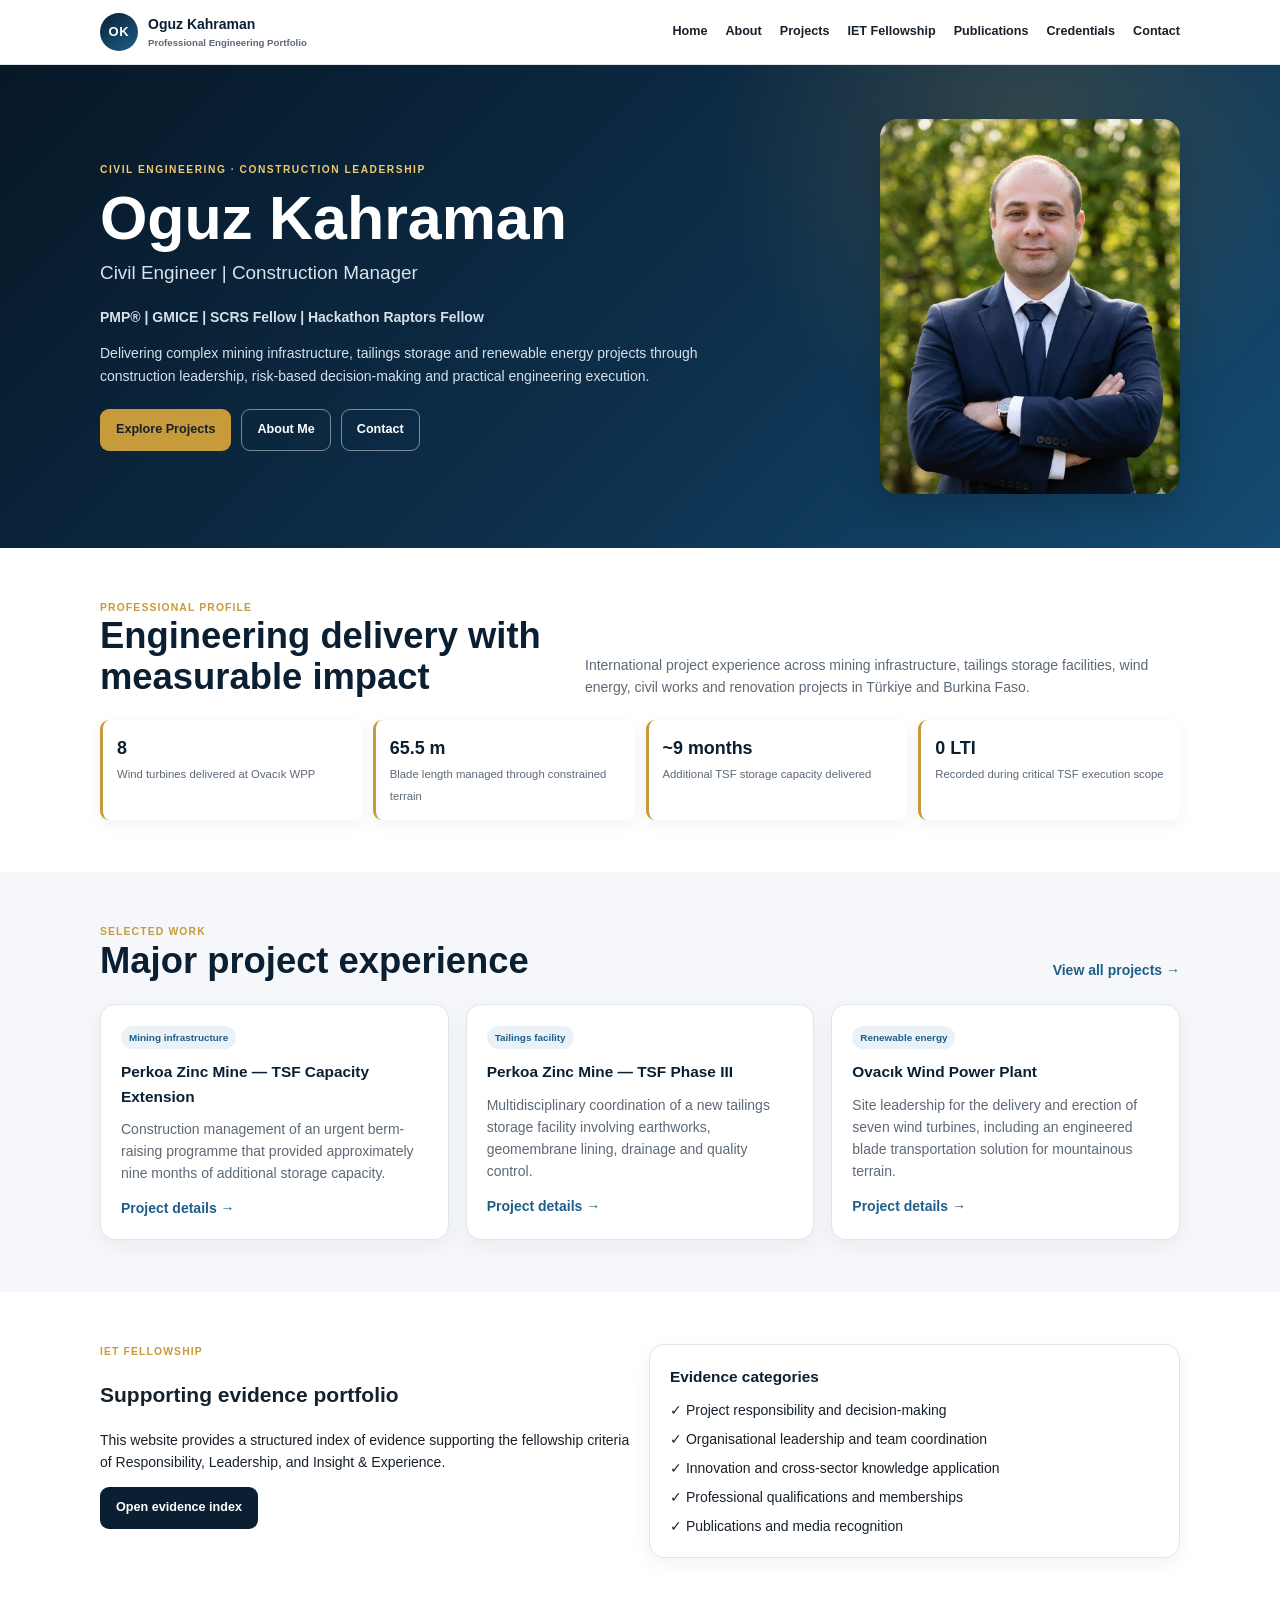
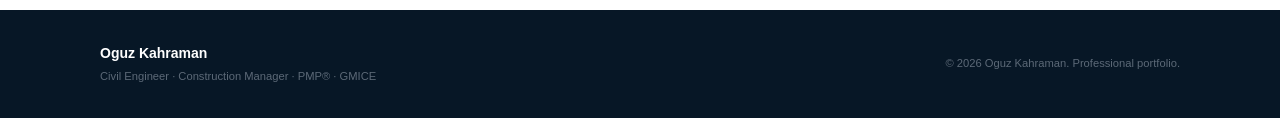
<file: index.html>
<!DOCTYPE html>
<html lang="en">
<head>
<meta charset="UTF-8">
<meta name="viewport" content="width=device-width, initial-scale=1.0">
<meta name="description" content="Oguz Kahraman professional engineering portfolio">
<title>Home | Oguz Kahraman</title>
<link rel="stylesheet" href="css/style.css">
<link rel="icon" type="image/png" href="favicon.png">
</head>
<body>

<a class="skip-link" href="#main">Skip to content</a>
<header class="site-header">
  <div class="container nav-wrap">
    <a class="brand" href="index.html">
      <span class="brand-mark">OK</span>
      <span>Oguz Kahraman<small>Professional Engineering Portfolio</small></span>
    </a>
    <button class="nav-toggle" aria-label="Open navigation">☰</button>
    <nav class="nav-links" aria-label="Main navigation">
        <a href="index.html">Home</a>
        <a href="about.html">About</a>
        <a href="projects.html">Projects</a>
        <a href="fellowship.html">IET Fellowship</a>
        <a href="publications.html">Publications</a>
        <a href="credentials.html">Credentials</a>
        <a href="contact.html">Contact</a>
    </nav>
  </div>
</header>

<main id="main">

<section class="hero">
  <div class="container hero-grid">

    <div class="hero-content">
      <div class="eyebrow">
        Civil Engineering · Construction Leadership
      </div>

      <h1>Oguz Kahraman</h1>

      <h2>Civil Engineer | Construction Manager</h2>

      <p class="hero-credentials">
        <strong>PMP® | GMICE | SCRS Fellow | Hackathon Raptors Fellow </strong>
      </p>

      <p class="hero-summary">
        Delivering complex mining infrastructure, tailings storage and
        renewable energy projects through construction leadership,
        risk-based decision-making and practical engineering execution.
      </p>

      <div class="hero-actions">
        <a class="btn btn-primary" href="projects.html">
          Explore Projects
        </a>

        <a class="btn btn-light" href="about.html">
          About Me
        </a>

        <a class="btn btn-light" href="contact.html">
          Contact
        </a>
      </div>
    </div>

    <div class="hero-portrait-wrap">
      <img
        src="images/oguz-kahraman.jpg"
        alt="Oguz Kahraman, Civil Engineer and Construction Manager"
        class="hero-portrait"
      >
    </div>

  </div>
</section>

<section class="section">
  <div class="container">
    <div class="section-head">
      <div><div class="kicker">Professional profile</div><h2>Engineering delivery with measurable impact</h2></div>
      <p>International project experience across mining infrastructure, tailings storage facilities, wind energy, civil works and renovation projects in Türkiye and Burkina Faso.</p>
    </div>
    <div class="stat-grid">
      <div class="stat"><strong>8</strong><span>Wind turbines delivered at Ovacık WPP</span></div>
      <div class="stat"><strong>65.5 m</strong><span>Blade length managed through constrained terrain</span></div>
      <div class="stat"><strong>~9 months</strong><span>Additional TSF storage capacity delivered</span></div>
      <div class="stat"><strong>0 LTI</strong><span>Recorded during critical TSF execution scope</span></div>
    </div>
  </div>
</section>

<section class="section alt">
  <div class="container">
    <div class="section-head">
      <div><div class="kicker">Selected work</div><h2>Major project experience</h2></div>
      <a class="text-link" href="projects.html">View all projects →</a>
    </div>
    <div class="grid-3">
      <article class="card">
        <span class="card-tag">Mining infrastructure</span>
        <h3>Perkoa Zinc Mine — TSF Capacity Extension</h3>
        <p>Construction management of an urgent berm-raising programme that provided approximately nine months of additional storage capacity.</p>
        <a class="text-link" href="projects.html#perkoa-raise">Project details →</a>
      </article>
      <article class="card">
        <span class="card-tag">Tailings facility</span>
        <h3>Perkoa Zinc Mine — TSF Phase III</h3>
        <p>Multidisciplinary coordination of a new tailings storage facility involving earthworks, geomembrane lining, drainage and quality control.</p>
        <a class="text-link" href="projects.html#perkoa-phase3">Project details →</a>
      </article>
      <article class="card">
        <span class="card-tag">Renewable energy</span>
        <h3>Ovacık Wind Power Plant</h3>
        <p>Site leadership for the delivery and erection of seven wind turbines, including an engineered blade transportation solution for mountainous terrain.</p>
        <a class="text-link" href="projects.html#ovacik">Project details →</a>
      </article>
    </div>
  </div>
</section>

<section class="section">
  <div class="container grid-2">
    <div>
      <div class="kicker">IET Fellowship</div>
      <h2>Supporting evidence portfolio</h2>
      <p>This website provides a structured index of evidence supporting the fellowship criteria of Responsibility, Leadership, and Insight & Experience.</p>
      <a class="btn btn-dark" href="fellowship.html">Open evidence index</a>
    </div>
    <div class="card">
      <h3>Evidence categories</h3>
      <ul class="list-clean">
        <li>✓ Project responsibility and decision-making</li>
        <li>✓ Organisational leadership and team coordination</li>
        <li>✓ Innovation and cross-sector knowledge application</li>
        <li>✓ Professional qualifications and memberships</li>
        <li>✓ Publications and media recognition</li>
      </ul>
    </div>
  </div>
</section>

</main>

<footer>
  <div class="container footer-grid">
    <div><strong>Oguz Kahraman</strong><br><span class="small">Civil Engineer · Construction Manager · PMP® · GMICE</span></div>
    <div class="small">© <span id="year"></span> Oguz Kahraman. Professional portfolio.</div>
  </div>
</footer>
<script src="js/script.js"></script>

</body>
</html>
</file>
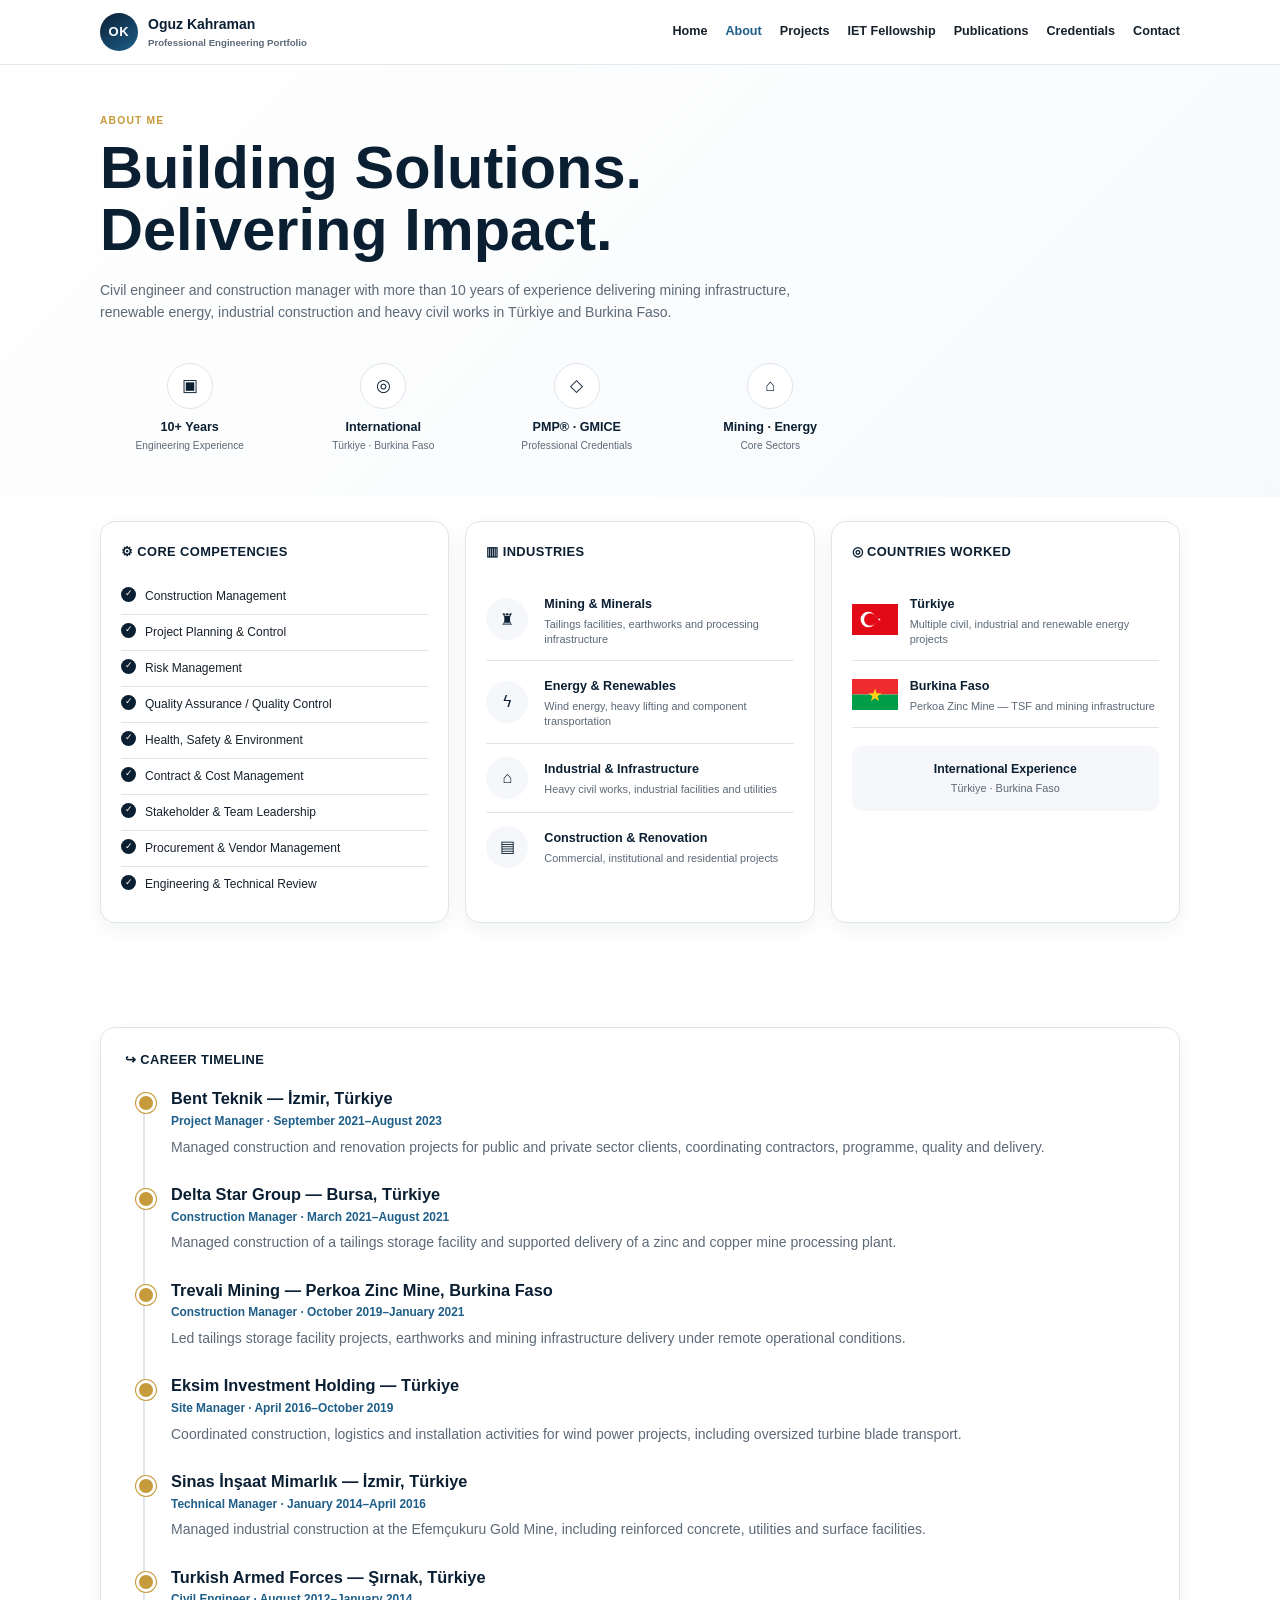
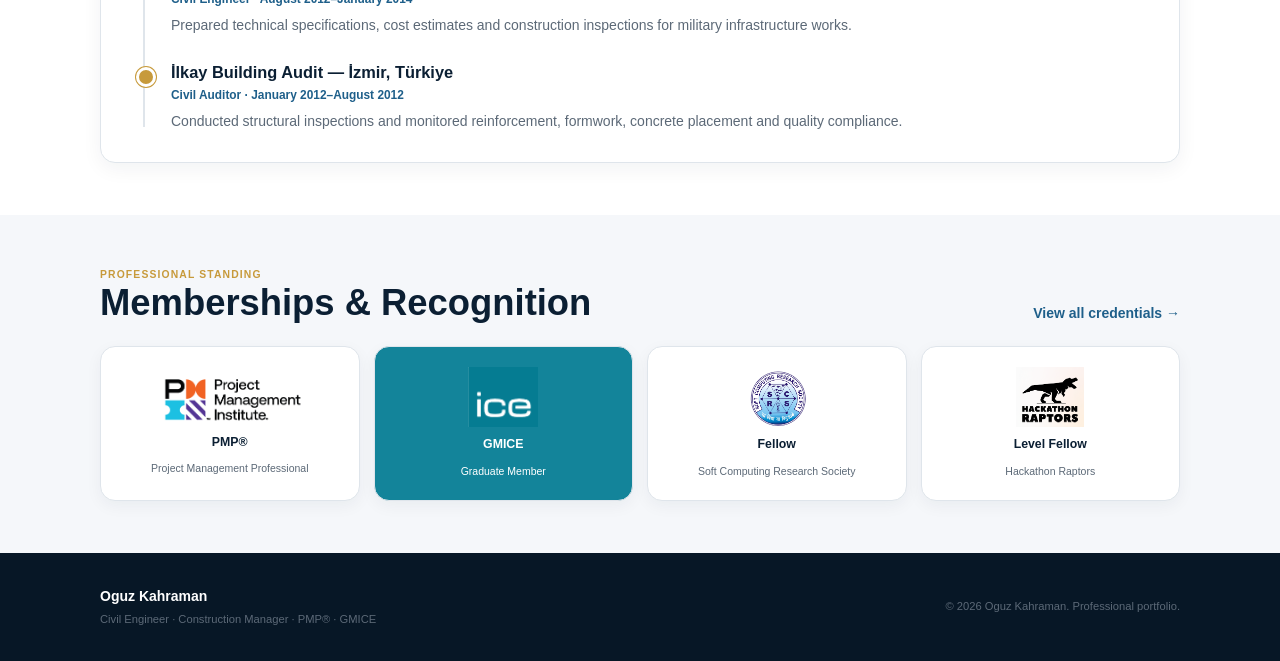
<file: about.html>
<!DOCTYPE html>
<html lang="en">
<head>
  <meta charset="UTF-8">
  <meta name="viewport" content="width=device-width, initial-scale=1.0">
  <meta name="description" content="Professional profile and career history of Oguz Kahraman">
  <title>About | Oguz Kahraman</title>
  <link rel="stylesheet" href="css/style.css">
  <link rel="icon" type="image/png" href="favicon.png">
</head>

<body>

  <a class="skip-link" href="#main">Skip to content</a>

  <header class="site-header">
    <div class="container nav-wrap">
      <a class="brand" href="index.html">
        <span class="brand-mark">OK</span>
        <span>
          Oguz Kahraman
          <small>Professional Engineering Portfolio</small>
        </span>
      </a>

      <button class="nav-toggle" aria-label="Open navigation">☰</button>

      <nav class="nav-links" aria-label="Main navigation">
        <a href="index.html">Home</a>
        <a href="about.html" class="active">About</a>
        <a href="projects.html">Projects</a>
        <a href="fellowship.html">IET Fellowship</a>
        <a href="publications.html">Publications</a>
        <a href="credentials.html">Credentials</a>
        <a href="contact.html">Contact</a>
      </nav>
    </div>
  </header>

  <main id="main">

    <section class="about-profile">
      <div class="container">
        <div class="about-profile-copy">
          <div class="kicker">About Me</div>

          <h1>Building Solutions.<br>Delivering Impact.</h1>

          <p>
            Civil engineer and construction manager with more than 10 years of
            experience delivering mining infrastructure, renewable energy,
            industrial construction and heavy civil works in Türkiye and Burkina Faso.
          </p>

          <div class="about-stat-row">

            <div class="about-stat-item">
              <span class="about-stat-icon">▣</span>
              <strong>10+ Years</strong>
              <small>Engineering Experience</small>
            </div>

            <div class="about-stat-item">
              <span class="about-stat-icon">◎</span>
              <strong>International</strong>
              <small>Türkiye · Burkina Faso</small>
            </div>

            <div class="about-stat-item">
              <span class="about-stat-icon">◇</span>
              <strong>PMP® · GMICE</strong>
              <small>Professional Credentials</small>
            </div>

            <div class="about-stat-item">
              <span class="about-stat-icon">⌂</span>
              <strong>Mining · Energy</strong>
              <small>Core Sectors</small>
            </div>

          </div>
        </div>
      </div>
    </section>

    <section class="section about-overview-section">
      <div class="container about-overview-grid">

        <article class="about-panel">
          <div class="about-panel-title">⚙ Core Competencies</div>

          <ul class="about-check-list">
            <li>Construction Management</li>
            <li>Project Planning & Control</li>
            <li>Risk Management</li>
            <li>Quality Assurance / Quality Control</li>
            <li>Health, Safety & Environment</li>
            <li>Contract & Cost Management</li>
            <li>Stakeholder & Team Leadership</li>
            <li>Procurement & Vendor Management</li>
            <li>Engineering & Technical Review</li>
          </ul>
        </article>

        <article class="about-panel">
          <div class="about-panel-title">▥ Industries</div>

          <div class="about-industry-item">
            <span class="about-round-icon">♜</span>
            <div>
              <strong>Mining & Minerals</strong>
              <p>Tailings facilities, earthworks and processing infrastructure</p>
            </div>
          </div>

          <div class="about-industry-item">
            <span class="about-round-icon">ϟ</span>
            <div>
              <strong>Energy & Renewables</strong>
              <p>Wind energy, heavy lifting and component transportation</p>
            </div>
          </div>

          <div class="about-industry-item">
            <span class="about-round-icon">⌂</span>
            <div>
              <strong>Industrial & Infrastructure</strong>
              <p>Heavy civil works, industrial facilities and utilities</p>
            </div>
          </div>

          <div class="about-industry-item">
            <span class="about-round-icon">▤</span>
            <div>
              <strong>Construction & Renovation</strong>
              <p>Commercial, institutional and residential projects</p>
            </div>
          </div>
        </article>

        <article class="about-panel">
          <div class="about-panel-title">◎ Countries Worked</div>

          <div class="about-country-item">
            <img class="about-flag" src="images/flags/turkiye.svg" alt="Flag of Türkiye">
            <div>
              <strong>Türkiye</strong>
              <p>Multiple civil, industrial and renewable energy projects</p>
            </div>
          </div>

          <div class="about-country-item">
            <img class="about-flag" src="images/flags/burkina-faso.svg" alt="Flag of Burkina Faso">
            <div>
              <strong>Burkina Faso</strong>
              <p>Perkoa Zinc Mine — TSF and mining infrastructure</p>
            </div>
          </div>

          <div class="about-country-summary">
            <strong>International Experience</strong>
            <span>Türkiye · Burkina Faso</span>
          </div>
        </article>

      </div>
    </section>

    <section class="section">
      <div class="container">

        <div class="about-career-card">
          <div class="about-panel-title">↪ Career Timeline</div>

          <div class="timeline about-timeline">

            <article class="timeline-item">
              <h3>Bent Teknik — İzmir, Türkiye</h3>
              <div class="meta">Project Manager · September 2021–August 2023</div>
              <p>
                Managed construction and renovation projects for public and private
                sector clients, coordinating contractors, programme, quality and delivery.
              </p>
            </article>

            <article class="timeline-item">
              <h3>Delta Star Group — Bursa, Türkiye</h3>
              <div class="meta">Construction Manager · March 2021–August 2021</div>
              <p>
                Managed construction of a tailings storage facility and supported
                delivery of a zinc and copper mine processing plant.
              </p>
            </article>

            <article class="timeline-item">
              <h3>Trevali Mining — Perkoa Zinc Mine, Burkina Faso</h3>
              <div class="meta">Construction Manager · October 2019–January 2021</div>
              <p>
                Led tailings storage facility projects, earthworks and mining
                infrastructure delivery under remote operational conditions.
              </p>
            </article>

            <article class="timeline-item">
              <h3>Eksim Investment Holding — Türkiye</h3>
              <div class="meta">Site Manager · April 2016–October 2019</div>
              <p>
                Coordinated construction, logistics and installation activities for
                wind power projects, including oversized turbine blade transport.
              </p>
            </article>

            <article class="timeline-item">
              <h3>Sinas İnşaat Mimarlık — İzmir, Türkiye</h3>
              <div class="meta">Technical Manager · January 2014–April 2016</div>
              <p>
                Managed industrial construction at the Efemçukuru Gold Mine,
                including reinforced concrete, utilities and surface facilities.
              </p>
            </article>

            <article class="timeline-item">
              <h3>Turkish Armed Forces — Şırnak, Türkiye</h3>
              <div class="meta">Civil Engineer · August 2012–January 2014</div>
              <p>
                Prepared technical specifications, cost estimates and construction
                inspections for military infrastructure works.
              </p>
            </article>

            <article class="timeline-item">
              <h3>İlkay Building Audit — İzmir, Türkiye</h3>
              <div class="meta">Civil Auditor · January 2012–August 2012</div>
              <p>
                Conducted structural inspections and monitored reinforcement,
                formwork, concrete placement and quality compliance.
              </p>
            </article>

          </div>
        </div>

      </div>
    </section>

    <section class="section alt">
      <div class="container">

        <div class="section-head">
          <div>
            <div class="kicker">Professional Standing</div>
            <h2>Memberships & Recognition</h2>
          </div>

          <a class="text-link" href="credentials.html">
            View all credentials →
          </a>
        </div>

        <div class="about-logo-grid">

          <div class="about-logo-item">
            <img src="images/logos/pmi.png" alt="Project Management Institute logo">
            <strong>PMP®</strong>
            <span>Project Management Professional</span>
          </div>

          <div class="about-logo-item about-logo-item-ice">
            <img src="images/logos/ice.png" alt="Institution of Civil Engineers logo">
            <strong>GMICE</strong>
            <span>Graduate Member</span>
          </div>

          <div class="about-logo-item">
            <img src="images/logos/scrs.png" alt="Soft Computing Research Society logo">
            <strong>Fellow</strong>
            <span>Soft Computing Research Society</span>
          </div>

          <div class="about-logo-item">
            <img src="images/logos/raptors.png" alt="Hackathon Raptors logo">
            <strong>Level Fellow</strong>
            <span>Hackathon Raptors</span>
          </div>

        </div>
      </div>
    </section>

  </main>

  <footer>
    <div class="container footer-grid">
      <div>
        <strong>Oguz Kahraman</strong><br>
        <span class="small">Civil Engineer · Construction Manager · PMP® · GMICE</span>
      </div>

      <div class="small">
        © <span id="year"></span> Oguz Kahraman. Professional portfolio.
      </div>
    </div>
  </footer>

  <script src="js/script.js"></script>

</body>
</html>
</file>
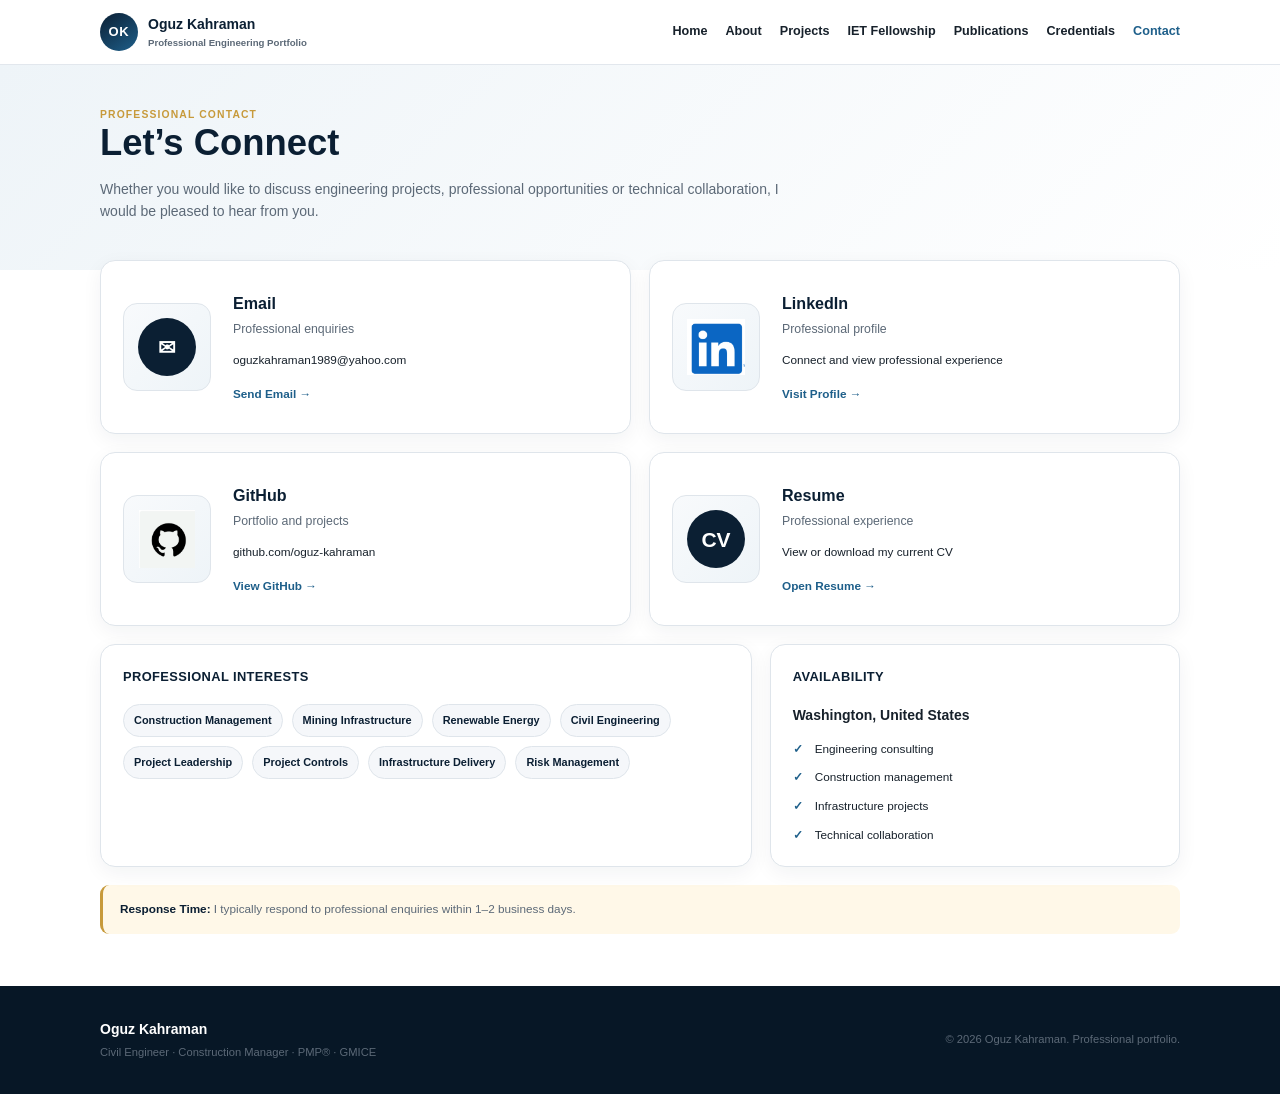
<file: contact.html>
<!DOCTYPE html>
<html lang="en">
<head>
<meta charset="UTF-8">
<meta name="viewport" content="width=device-width, initial-scale=1.0">
<meta name="description" content="Contact Oguz Kahraman regarding engineering, construction management and professional opportunities.">
<title>Contact | Oguz Kahraman</title>
<link rel="stylesheet" href="css/style.css">
<link rel="icon" type="image/png" href="favicon.png">
</head>
<body>

<a class="skip-link" href="#main">Skip to content</a>
<header class="site-header">
  <div class="container nav-wrap">
    <a class="brand" href="index.html">
      <span class="brand-mark">OK</span>
      <span>Oguz Kahraman<small>Professional Engineering Portfolio</small></span>
    </a>
    <button class="nav-toggle" aria-label="Open navigation">☰</button>
    <nav class="nav-links" aria-label="Main navigation">
      <a href="index.html">Home</a>
      <a href="about.html">About</a>
      <a href="projects.html">Projects</a>
      <a href="fellowship.html">IET Fellowship</a>
      <a href="publications.html">Publications</a>
      <a href="credentials.html">Credentials</a>
      <a class="active" href="contact.html">Contact</a>
    </nav>
  </div>
</header>

<main id="main">
  <section class="page-hero contact-page-hero">
    <div class="container">
      <div class="kicker">Professional Contact</div>
      <h1>Let’s Connect</h1>
      <p>Whether you would like to discuss engineering projects, professional opportunities or technical collaboration, I would be pleased to hear from you.</p>
    </div>
  </section>

  <section class="section contact-main-section">
    <div class="container">
      <div class="contact-link-grid">

        <a class="contact-link-card" href="mailto:oguzkahraman1989@yahoo.com">
          <div class="contact-logo-stage">
            <span class="contact-symbol">✉</span>
          </div>
          <div class="contact-link-copy">
            <h2>Email</h2>
            <p>Professional enquiries</p>
            <span class="contact-detail">oguzkahraman1989@yahoo.com</span>
            <span class="contact-action">Send Email →</span>
          </div>
        </a>

        <a class="contact-link-card" href="YOUR-LINKEDIN-URL" target="_blank" rel="noopener noreferrer">
          <div class="contact-logo-stage">
            <img src="images/logos/linkedin.png" alt="LinkedIn logo">
          </div>
          <div class="contact-link-copy">
            <h2>LinkedIn</h2>
            <p>Professional profile</p>
            <span class="contact-detail">Connect and view professional experience</span>
            <span class="contact-action">Visit Profile →</span>
          </div>
        </a>

        <a class="contact-link-card" href="https://github.com/oguz-kahraman" target="_blank" rel="noopener noreferrer">
          <div class="contact-logo-stage">
            <img src="images/logos/github.png" alt="GitHub logo">
          </div>
          <div class="contact-link-copy">
            <h2>GitHub</h2>
            <p>Portfolio and projects</p>
            <span class="contact-detail">github.com/oguz-kahraman</span>
            <span class="contact-action">View GitHub →</span>
          </div>
        </a>

        <a class="contact-link-card" href="documents/Oguz-Kahraman-Resume.pdf" target="_blank">
          <div class="contact-logo-stage">
            <span class="contact-symbol">CV</span>
          </div>
          <div class="contact-link-copy">
            <h2>Resume</h2>
            <p>Professional experience</p>
            <span class="contact-detail">View or download my current CV</span>
            <span class="contact-action">Open Resume →</span>
          </div>
        </a>

      </div>

      <div class="contact-info-grid">
        <section class="contact-panel">
          <h2 class="contact-panel-title">Professional Interests</h2>
          <div class="contact-interest-list">
            <span>Construction Management</span>
            <span>Mining Infrastructure</span>
            <span>Renewable Energy</span>
            <span>Civil Engineering</span>
            <span>Project Leadership</span>
            <span>Project Controls</span>
            <span>Infrastructure Delivery</span>
            <span>Risk Management</span>
          </div>
        </section>

        <section class="contact-panel">
          <h2 class="contact-panel-title">Availability</h2>
          <p><strong>Washington, United States</strong></p>
          <ul class="contact-availability">
            <li>Engineering consulting</li>
            <li>Construction management</li>
            <li>Infrastructure projects</li>
            <li>Technical collaboration</li>
          </ul>
        </section>
      </div>

      <div class="contact-response-note">
        <strong>Response Time:</strong> I typically respond to professional enquiries within 1–2 business days.
      </div>
    </div>
  </section>
</main>

<footer>
  <div class="container footer-grid">
    <div><strong>Oguz Kahraman</strong><br><span class="small">Civil Engineer · Construction Manager · PMP® · GMICE</span></div>
    <div class="small">© <span id="year"></span> Oguz Kahraman. Professional portfolio.</div>
  </div>
</footer>
<script src="js/script.js"></script>

</body>
</html>
</file>
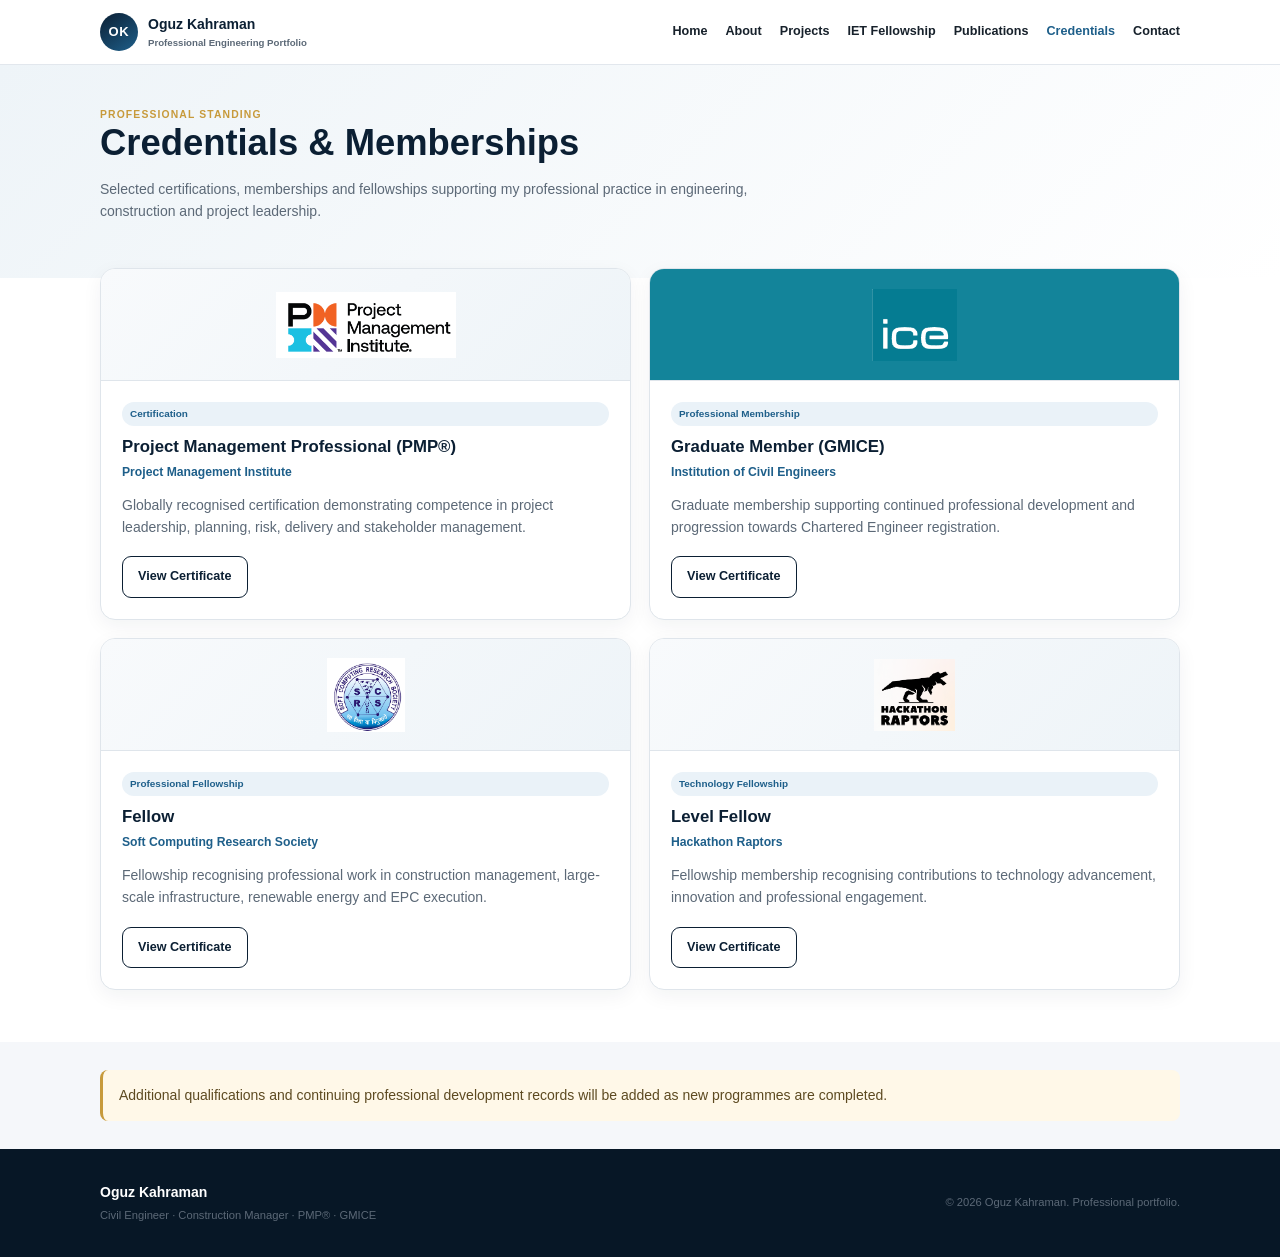
<file: credentials.html>
<!DOCTYPE html>
<html lang="en">
<head>
  <meta charset="UTF-8">
  <meta name="viewport" content="width=device-width, initial-scale=1.0">
  <meta name="description" content="Professional credentials and memberships of Oguz Kahraman">
  <title>Credentials | Oguz Kahraman</title>
  <link rel="stylesheet" href="css/style.css">
  <link rel="icon" type="image/png" href="favicon.png">
</head>

<body>

  <a class="skip-link" href="#main">Skip to content</a>

  <header class="site-header">
    <div class="container nav-wrap">
      <a class="brand" href="index.html">
        <span class="brand-mark">OK</span>
        <span>
          Oguz Kahraman
          <small>Professional Engineering Portfolio</small>
        </span>
      </a>

      <button class="nav-toggle" aria-label="Open navigation">☰</button>

      <nav class="nav-links" aria-label="Main navigation">
        <a href="index.html">Home</a>
        <a href="about.html">About</a>
        <a href="projects.html">Projects</a>
        <a href="fellowship.html">IET Fellowship</a>
        <a href="publications.html">Publications</a>
        <a href="credentials.html" class="active">Credentials</a>
        <a href="contact.html">Contact</a>
      </nav>
    </div>
  </header>

  <main id="main">

    <section class="page-hero">
      <div class="container">
        <div class="kicker">Professional Standing</div>
        <h1>Credentials & Memberships</h1>
        <p>
          Selected certifications, memberships and fellowships supporting my
          professional practice in engineering, construction and project leadership.
        </p>
      </div>
    </section>

    <section class="section">
      <div class="container credential-grid">

        <article class="credential-card">
          <div class="credential-logo-wrap">
            <img src="images/logos/pmi.png"
                 alt="Project Management Institute logo"
                 class="credential-logo">
          </div>
          <div class="credential-body">
            <span class="card-tag">Certification</span>
            <h2>Project Management Professional (PMP®)</h2>
            <p class="credential-issuer">Project Management Institute</p>
            <p class="credential-description">
              Globally recognised certification demonstrating competence in
              project leadership, planning, risk, delivery and stakeholder management.
            </p>
            <a class="btn btn-outline credential-button"
               href="documents/pmp-certificate.pdf"
               target="_blank"
               rel="noopener noreferrer">
              View Certificate
            </a>
          </div>
        </article>

        <article class="credential-card">
          <div class="credential-logo-wrap ice-panel">
            <img src="images/logos/ice.png"
                 alt="Institution of Civil Engineers logo"
                 class="credential-logo">
          </div>
          <div class="credential-body">
            <span class="card-tag">Professional Membership</span>
            <h2>Graduate Member (GMICE)</h2>
            <p class="credential-issuer">Institution of Civil Engineers</p>
            <p class="credential-description">
              Graduate membership supporting continued professional development
              and progression towards Chartered Engineer registration.
            </p>
            <a class="btn btn-outline credential-button"
               href="documents/ice-graduate-member.pdf"
               target="_blank"
               rel="noopener noreferrer">
              View Certificate
            </a>
          </div>
        </article>

        <article class="credential-card">
          <div class="credential-logo-wrap">
            <img src="images/logos/scrs.png"
                 alt="Soft Computing Research Society logo"
                 class="credential-logo square">
          </div>
          <div class="credential-body">
            <span class="card-tag">Professional Fellowship</span>
            <h2>Fellow</h2>
            <p class="credential-issuer">Soft Computing Research Society</p>
            <p class="credential-description">
              Fellowship recognising professional work in construction management,
              large-scale infrastructure, renewable energy and EPC execution.
            </p>
            <a class="btn btn-outline credential-button"
               href="documents/scrs-fellowship.pdf"
               target="_blank"
               rel="noopener noreferrer">
              View Certificate
            </a>
          </div>
        </article>

        <article class="credential-card">
          <div class="credential-logo-wrap">
            <img src="images/logos/raptors.png"
                 alt="Hackathon Raptors logo"
                 class="credential-logo">
          </div>
          <div class="credential-body">
            <span class="card-tag">Technology Fellowship</span>
            <h2>Level Fellow</h2>
            <p class="credential-issuer">Hackathon Raptors</p>
            <p class="credential-description">
              Fellowship membership recognising contributions to technology
              advancement, innovation and professional engagement.
            </p>
            <a class="btn btn-outline credential-button"
               href="documents/hackathon-raptors-fellowship.pdf"
               target="_blank"
               rel="noopener noreferrer">
              View Certificate
            </a>
          </div>
        </article>

      </div>
    </section>

    <section class="section alt credential-note-section">
      <div class="container">
        <div class="notice">
          Additional qualifications and continuing professional development
          records will be added as new programmes are completed.
        </div>
      </div>
    </section>

  </main>

  <footer>
    <div class="container footer-grid">
      <div>
        <strong>Oguz Kahraman</strong><br>
        <span class="small">Civil Engineer · Construction Manager · PMP® · GMICE</span>
      </div>
      <div class="small">
        © <span id="year"></span> Oguz Kahraman. Professional portfolio.
      </div>
    </div>
  </footer>

  <script src="js/script.js"></script>

</body>
</html>
</file>
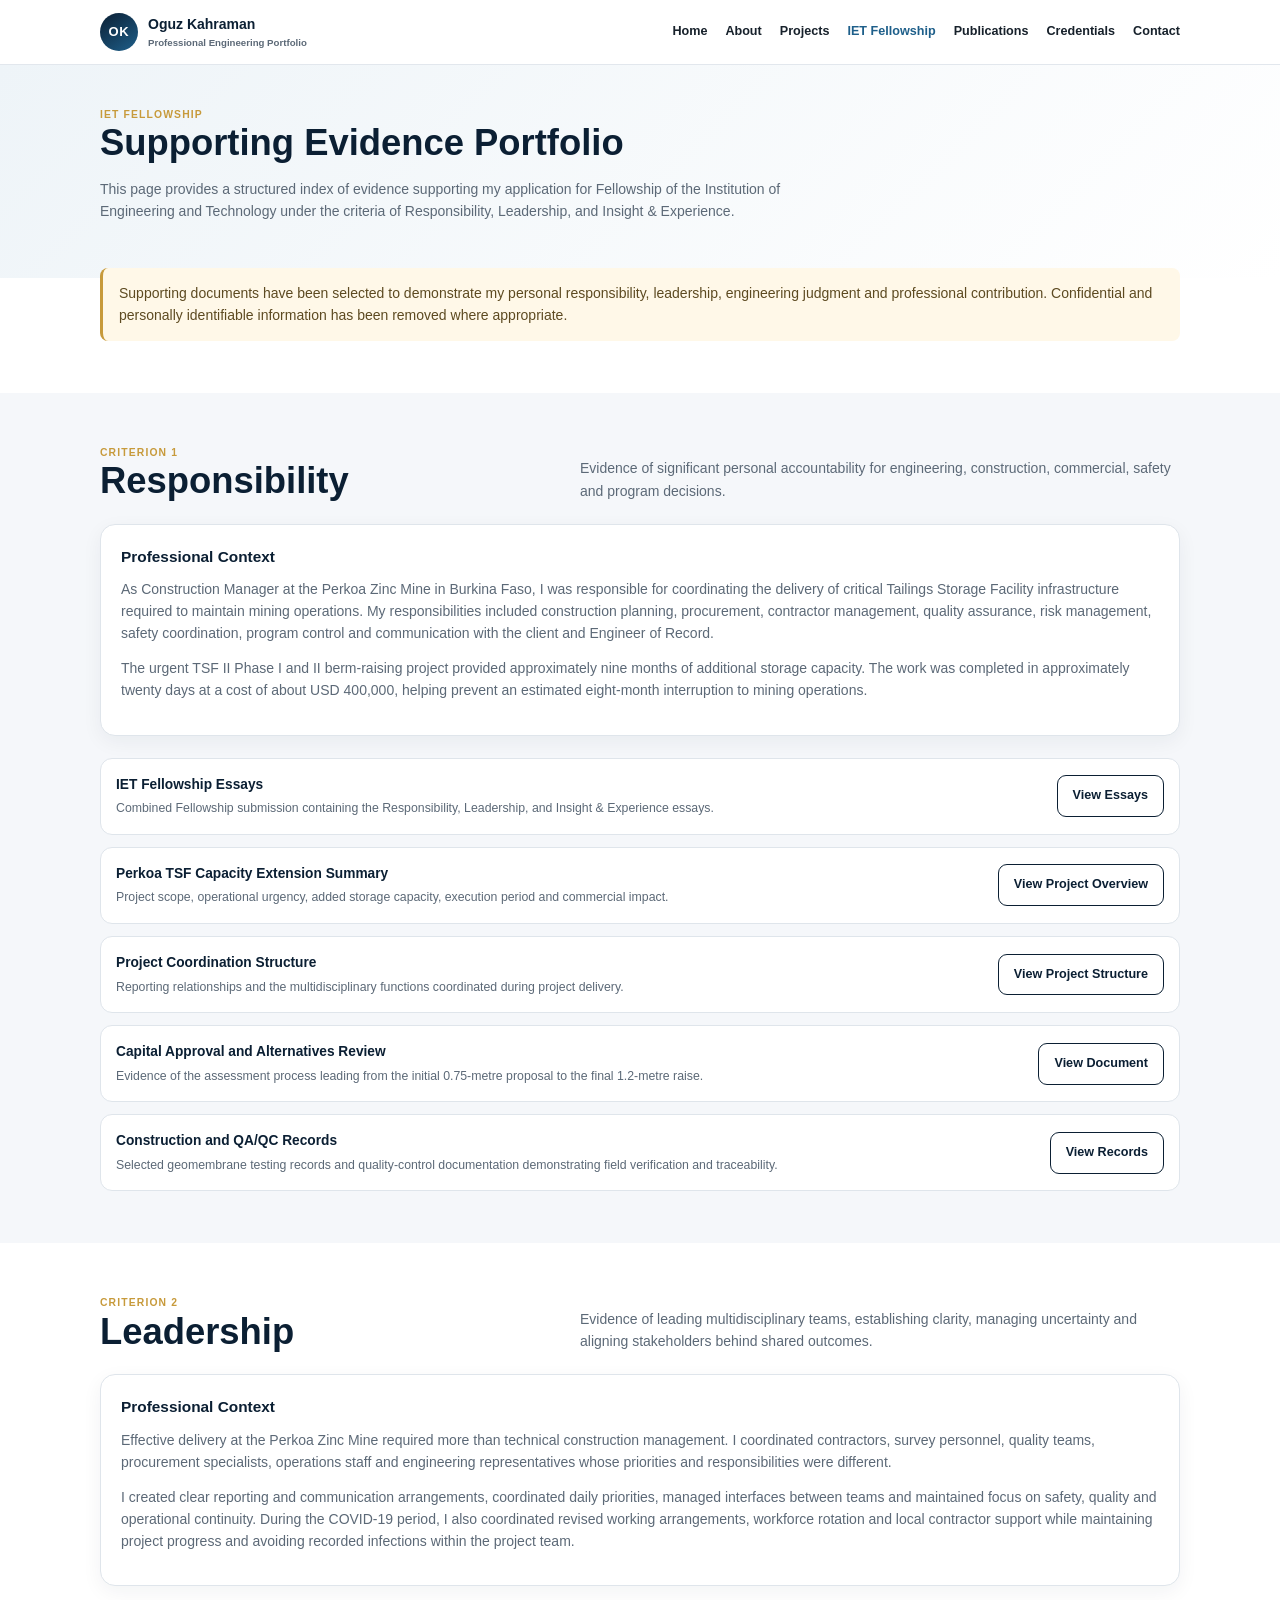
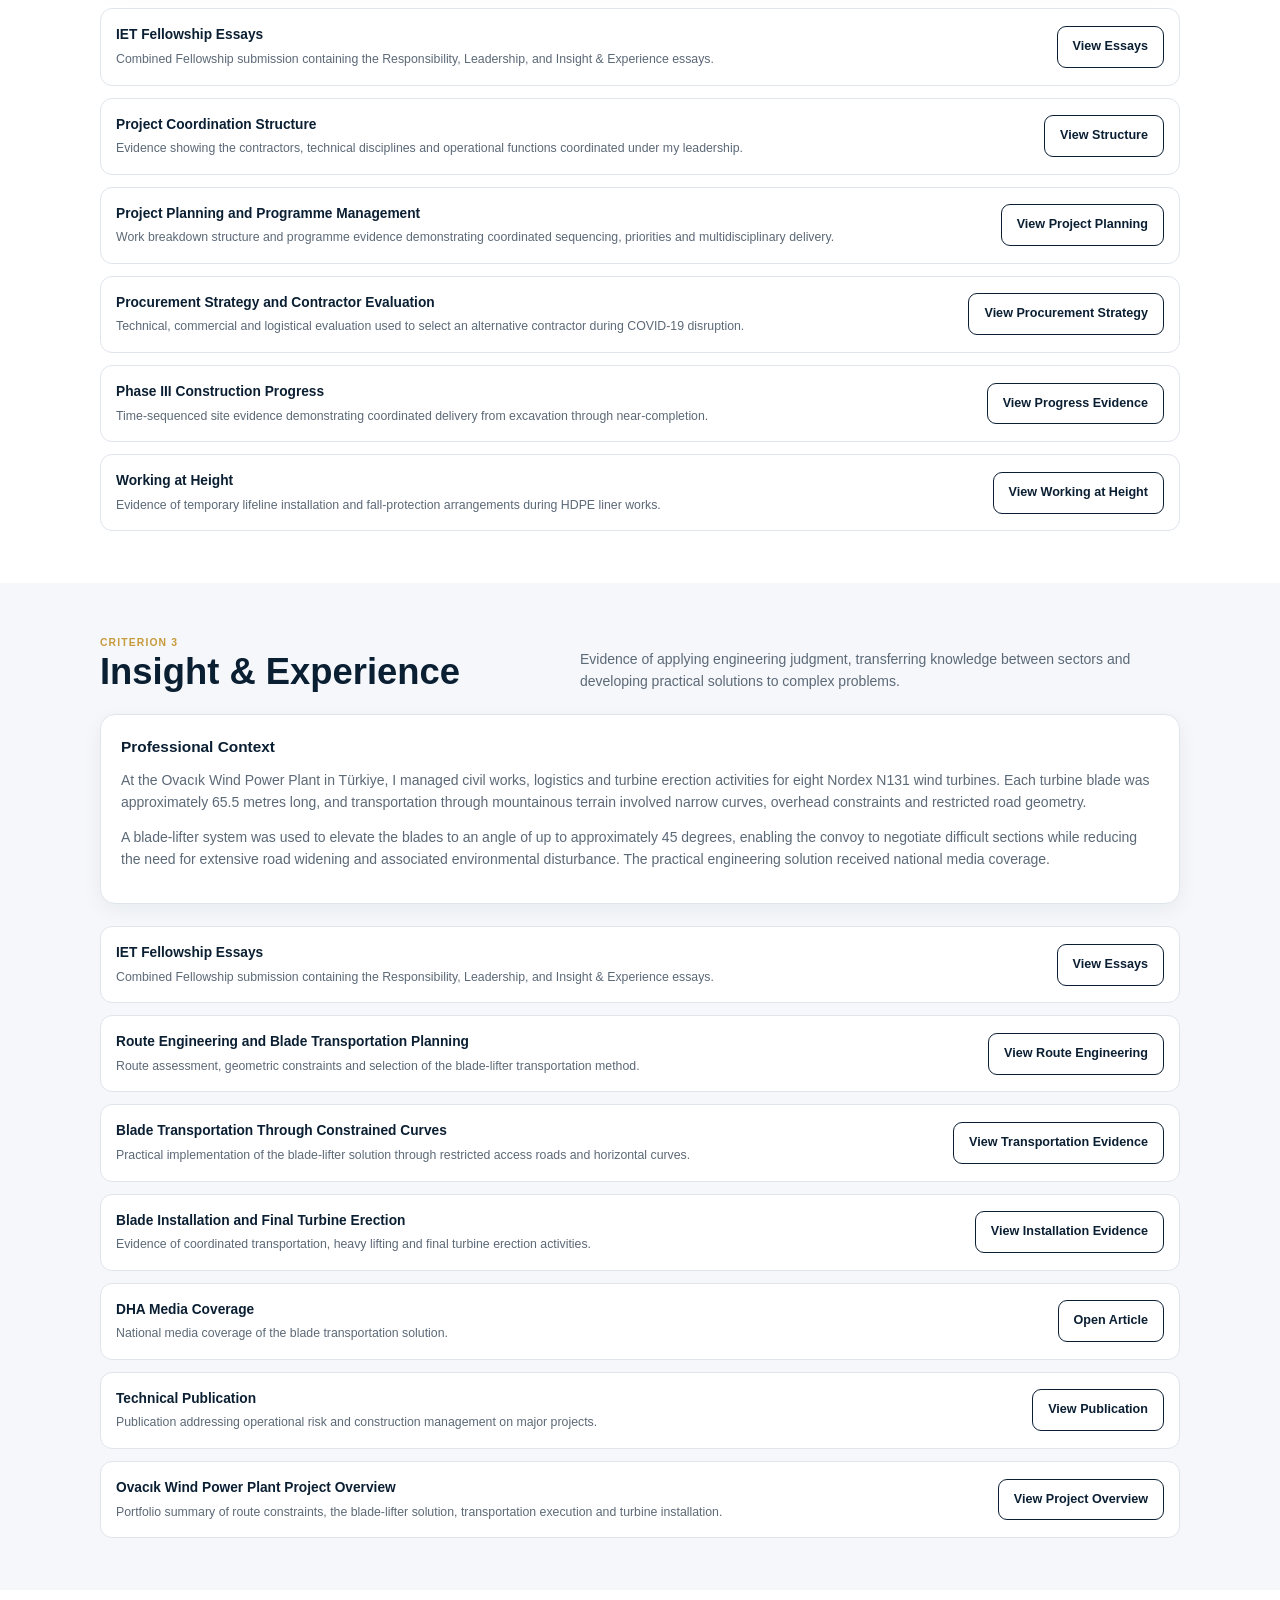
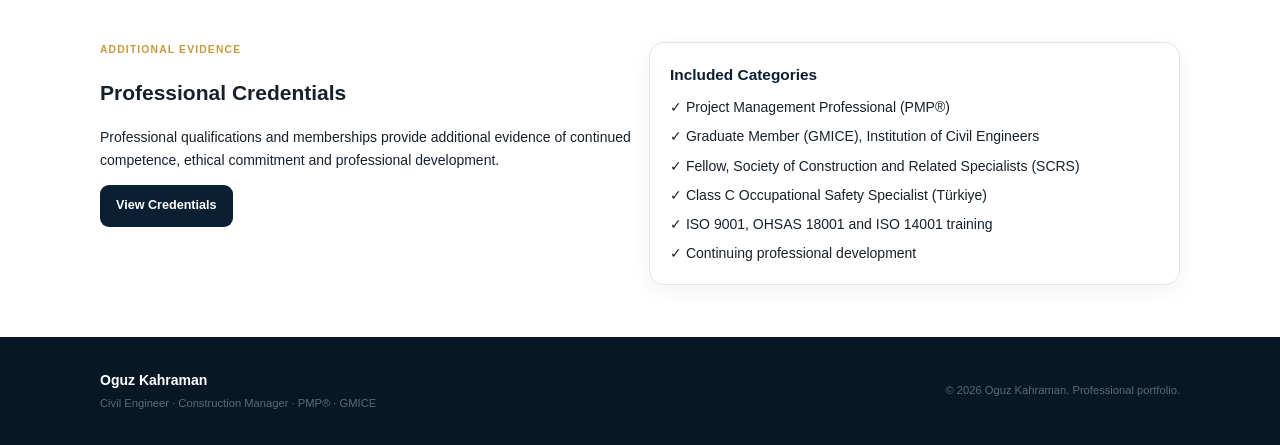
<file: fellowship.html>
<!DOCTYPE html>
<html lang="en">
<head>
<meta charset="utf-8"/>
<meta content="width=device-width, initial-scale=1.0" name="viewport"/>
<meta content="Supporting evidence for Oguz Kahraman's IET Fellowship application" name="description"/>
<title>IET Fellowship Evidence | Oguz Kahraman</title>
<link href="css/style.css" rel="stylesheet"/>
<link rel="icon" type="image/png" href="favicon.png">
</head>
<body>
<a class="skip-link" href="#main">Skip to content</a>
<header class="site-header">
<div class="container nav-wrap">
<a class="brand" href="index.html">
<span class="brand-mark">OK</span>
<span>
        Oguz Kahraman
        <small>Professional Engineering Portfolio</small>
</span>
</a>
<button aria-label="Open navigation" class="nav-toggle">☰</button>
<nav aria-label="Main navigation" class="nav-links">
<a href="index.html">Home</a>
<a href="about.html">About</a>
<a href="projects.html">Projects</a>
<a class="active" href="fellowship.html">IET Fellowship</a>
<a href="publications.html">Publications</a>
<a href="credentials.html">Credentials</a>
<a href="contact.html">Contact</a>
</nav>
</div>
</header>
<main id="main">
<section class="page-hero">
<div class="container">
<div class="kicker">IET FELLOWSHIP</div>
<h1>Supporting Evidence Portfolio</h1>
<p>
      This page provides a structured index of evidence supporting my
      application for Fellowship of the Institution of Engineering and
      Technology under the criteria of Responsibility, Leadership, and
      Insight &amp; Experience.
    </p>
</div>
</section>
<section class="section">
<div class="container">
<div class="notice">
      Supporting documents have been selected to demonstrate my personal
      responsibility, leadership, engineering judgment and professional
      contribution. Confidential and personally identifiable information
      has been removed where appropriate.
    </div>
</div>
</section>
<!-- RESPONSIBILITY -->
<section class="section alt">
<div class="container">
<div class="section-head">
<div>
<div class="kicker">CRITERION 1</div>
<h2>Responsibility</h2>
</div>
<p>
        Evidence of significant personal accountability for engineering,
        construction, commercial, safety and program decisions.
      </p>
</div>
<div class="card">
<h3>Professional Context</h3>
<p>
        As Construction Manager at the Perkoa Zinc Mine in Burkina Faso,
        I was responsible for coordinating the delivery of critical Tailings
        Storage Facility infrastructure required to maintain mining operations.
        My responsibilities included construction planning, procurement,
        contractor management, quality assurance, risk management, safety
        coordination, program control and communication with the client and
        Engineer of Record.
      </p>
<p>
        The urgent TSF II Phase I and II berm-raising project provided
        approximately nine months of additional storage capacity. The work was
        completed in approximately twenty days at a cost of about USD 400,000,
        helping prevent an estimated eight-month interruption to mining
        operations.
      </p>
</div>
<br/>
<div class="evidence-list">
<div class="evidence-item"><div><h3>IET Fellowship Essays</h3><p>Combined Fellowship submission containing the Responsibility, Leadership, and Insight &amp; Experience essays.</p></div><a class="btn btn-outline" href="documents/fellowship/IET-Fellowship-Essays.pdf" rel="noopener" target="_blank">View Essays</a></div>
<div class="evidence-item"><div><h3>Perkoa TSF Capacity Extension Summary</h3><p>Project scope, operational urgency, added storage capacity, execution period and commercial impact.</p></div><a class="btn btn-outline" href="projects.html#perkoa-raise">View Project Overview</a></div>
<div class="evidence-item"><div><h3>Project Coordination Structure</h3><p>Reporting relationships and the multidisciplinary functions coordinated during project delivery.</p></div><a class="btn btn-outline" href="documents/fellowship/Project-Coordination-Structure.png" rel="noopener" target="_blank">View Project Structure</a></div>
<div class="evidence-item"><div><h3>Capital Approval and Alternatives Review</h3><p>Evidence of the assessment process leading from the initial 0.75-metre proposal to the final 1.2-metre raise.</p></div><a class="btn btn-outline" href="documents/fellowship/Capital-Approval.pdf" rel="noopener" target="_blank">View Document</a></div>
<div class="evidence-item"><div><h3>Construction and QA/QC Records</h3><p>Selected geomembrane testing records and quality-control documentation demonstrating field verification and traceability.</p></div><a class="btn btn-outline" href="documents/fellowship/QA-QC-Records.pdf" rel="noopener" target="_blank">View Records</a></div>
</div>
</div>
</section>
<!-- LEADERSHIP -->
<section class="section">
<div class="container">
<div class="section-head">
<div>
<div class="kicker">CRITERION 2</div>
<h2>Leadership</h2>
</div>
<p>
        Evidence of leading multidisciplinary teams, establishing clarity,
        managing uncertainty and aligning stakeholders behind shared outcomes.
      </p>
</div>
<div class="card">
<h3>Professional Context</h3>
<p>
        Effective delivery at the Perkoa Zinc Mine required more than technical
        construction management. I coordinated contractors, survey personnel,
        quality teams, procurement specialists, operations staff and engineering
        representatives whose priorities and responsibilities were different.
      </p>
<p>
        I created clear reporting and communication arrangements, coordinated
        daily priorities, managed interfaces between teams and maintained focus
        on safety, quality and operational continuity. During the COVID-19
        period, I also coordinated revised working arrangements, workforce
        rotation and local contractor support while maintaining project
        progress and avoiding recorded infections within the project team.
      </p>
</div>
<br/>
<div class="evidence-list">
<div class="evidence-item"><div><h3>IET Fellowship Essays</h3><p>Combined Fellowship submission containing the Responsibility, Leadership, and Insight &amp; Experience essays.</p></div><a class="btn btn-outline" href="documents/fellowship/IET-Fellowship-Essays.pdf" rel="noopener" target="_blank">View Essays</a></div>
<div class="evidence-item"><div><h3>Project Coordination Structure</h3><p>Evidence showing the contractors, technical disciplines and operational functions coordinated under my leadership.</p></div><a class="btn btn-outline" href="documents/fellowship/Project-Coordination-Structure.png" rel="noopener" target="_blank">View Structure</a></div>
<div class="evidence-item"><div><h3>Project Planning and Programme Management</h3><p>Work breakdown structure and programme evidence demonstrating coordinated sequencing, priorities and multidisciplinary delivery.</p></div><a class="btn btn-outline" href="documents/fellowship/Project-Planning.pdf" rel="noopener" target="_blank">View Project Planning</a></div>
<div class="evidence-item"><div><h3>Procurement Strategy and Contractor Evaluation</h3><p>Technical, commercial and logistical evaluation used to select an alternative contractor during COVID-19 disruption.</p></div><a class="btn btn-outline" href="documents/fellowship/Procurement-Strategy.pdf" rel="noopener" target="_blank">View Procurement Strategy</a></div><div class="evidence-item"><div><h3>Phase III Construction Progress</h3><p>Time-sequenced site evidence demonstrating coordinated delivery from excavation through near-completion.</p></div><a class="btn btn-outline" href="documents/fellowship/Construction-Progress.pdf" rel="noopener" target="_blank">View Progress Evidence</a></div><div class="evidence-item"><div><h3>Working at Height</h3><p>Evidence of temporary lifeline installation and fall-protection arrangements during HDPE liner works.</p></div><a class="btn btn-outline" href="documents/fellowship/Working-at-Height.pdf" rel="noopener" target="_blank">View Working at Height</a></div>
</div>
</div>
</section>
<!-- INSIGHT AND EXPERIENCE -->
<section class="section alt">
<div class="container">
<div class="section-head">
<div>
<div class="kicker">CRITERION 3</div>
<h2>Insight &amp; Experience</h2>
</div>
<p>
        Evidence of applying engineering judgment, transferring knowledge
        between sectors and developing practical solutions to complex problems.
      </p>
</div>
<div class="card">
<h3>Professional Context</h3>
<p>
        At the Ovacık Wind Power Plant in Türkiye, I managed civil works,
        logistics and turbine erection activities for eight Nordex N131 wind
        turbines. Each turbine blade was approximately 65.5 metres long, and
        transportation through mountainous terrain involved narrow curves,
        overhead constraints and restricted road geometry.
      </p>
<p>
        A blade-lifter system was used to elevate the blades to an angle of up
        to approximately 45 degrees, enabling the convoy to negotiate difficult
        sections while reducing the need for extensive road widening and
        associated environmental disturbance. The practical engineering
        solution received national media coverage.
      </p>
</div>
<br/>
<div class="evidence-list">
<div class="evidence-item"><div><h3>IET Fellowship Essays</h3><p>Combined Fellowship submission containing the Responsibility, Leadership, and Insight &amp; Experience essays.</p></div><a class="btn btn-outline" href="documents/fellowship/IET-Fellowship-Essays.pdf" rel="noopener" target="_blank">View Essays</a></div>
<div class="evidence-item"><div><h3>Route Engineering and Blade Transportation Planning</h3><p>Route assessment, geometric constraints and selection of the blade-lifter transportation method.</p></div><a class="btn btn-outline" href="documents/fellowship/Route-Engineering.pdf" rel="noopener" target="_blank">View Route Engineering</a></div><div class="evidence-item"><div><h3>Blade Transportation Through Constrained Curves</h3><p>Practical implementation of the blade-lifter solution through restricted access roads and horizontal curves.</p></div><a class="btn btn-outline" href="documents/fellowship/Blade-Transportation.pdf" rel="noopener" target="_blank">View Transportation Evidence</a></div><div class="evidence-item"><div><h3>Blade Installation and Final Turbine Erection</h3><p>Evidence of coordinated transportation, heavy lifting and final turbine erection activities.</p></div><a class="btn btn-outline" href="documents/fellowship/Blade-Installation.pdf" rel="noopener" target="_blank">View Installation Evidence</a></div>
<div class="evidence-item">
<div>
<h3>DHA Media Coverage</h3>
<p>
            National media coverage of the blade transportation solution.
          </p>
</div>
<a class="btn btn-outline" href="https://www.dha.com.tr/ekonomi/ruzgar-turbinleri-kanatlarinin-daglik-arazide-tasinmasi-icin-proje-gelistirildi-2779869" rel="noopener" target="_blank">
          Open Article
        </a>
</div>
<div class="evidence-item">
<div>
<h3>Technical Publication</h3>
<p>
            Publication addressing operational risk and construction
            management on major projects.
          </p>
</div>
<a class="btn btn-outline" href="https://hunandaxuexuebao.com/details.php?id=DOI:10.5281/zenodo.20592981" rel="noopener" target="_blank">
          View Publication
        </a>
</div>
<div class="evidence-item"><div><h3>Ovacık Wind Power Plant Project Overview</h3><p>Portfolio summary of route constraints, the blade-lifter solution, transportation execution and turbine installation.</p></div><a class="btn btn-outline" href="projects.html#ovacik">View Project Overview</a></div>
</div>
</div>
</section>
<section class="section">
<div class="container grid-2">
<div>
<div class="kicker">ADDITIONAL EVIDENCE</div>
<h2>Professional Credentials</h2>
<p>
        Professional qualifications and memberships provide additional
        evidence of continued competence, ethical commitment and professional
        development.
      </p>
<a class="btn btn-dark" href="credentials.html">
        View Credentials
      </a>
</div>
<div class="card">
<h3>Included Categories</h3>
<ul class="list-clean">
<li>✓ Project Management Professional (PMP®)</li>
<li>✓ Graduate Member (GMICE), Institution of Civil Engineers</li>
<li>✓ Fellow, Society of Construction and Related Specialists (SCRS)</li>
<li>✓ Class C Occupational Safety Specialist (Türkiye)</li>
<li>✓ ISO 9001, OHSAS 18001 and ISO 14001 training</li>
<li>✓ Continuing professional development</li>
</ul>
</div>
</div>
</section>
</main>
<footer>
<div class="container footer-grid">
<div>
<strong>Oguz Kahraman</strong>
<br/>
<span class="small">
        Civil Engineer · Construction Manager · PMP® · GMICE
      </span>
</div>
<div class="small">
      © <span id="year"></span> Oguz Kahraman. Professional portfolio.
    </div>
</div>
</footer>
<script src="js/script.js"></script>
</body>
</html>
</file>
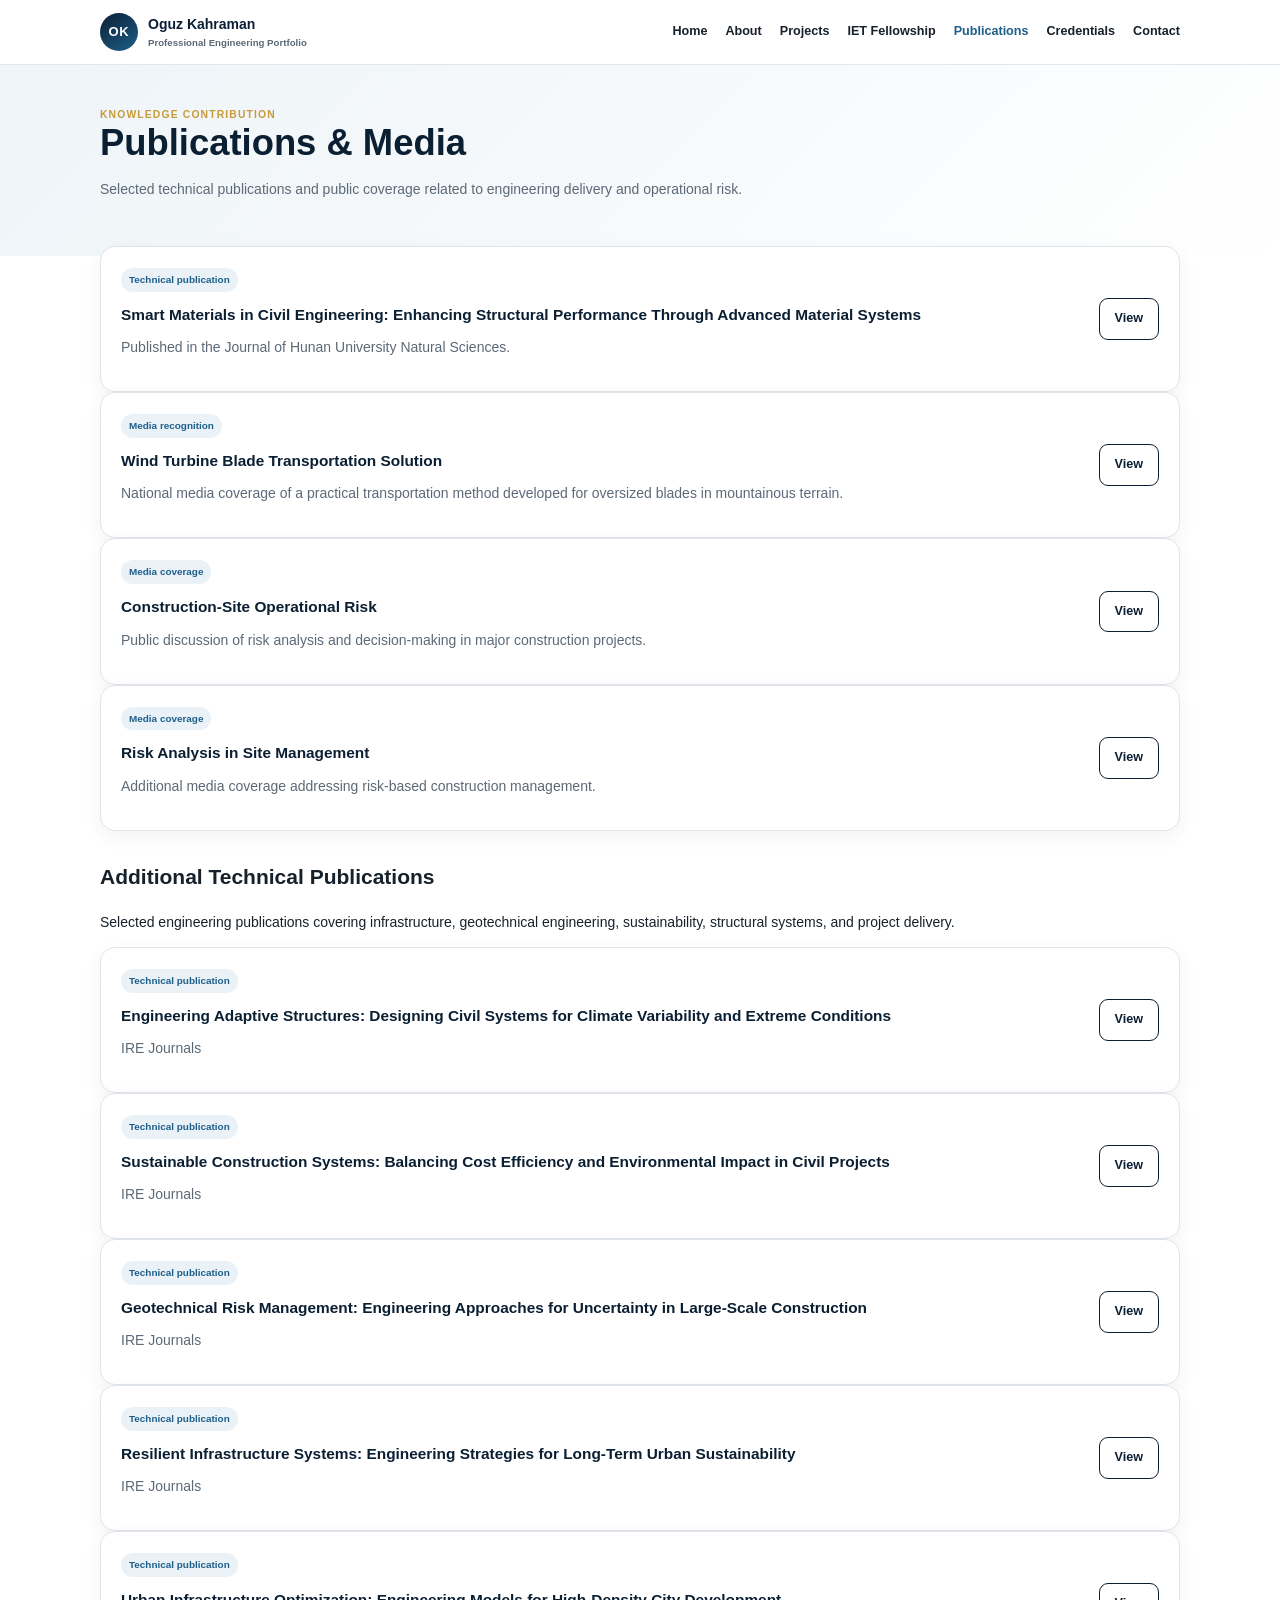
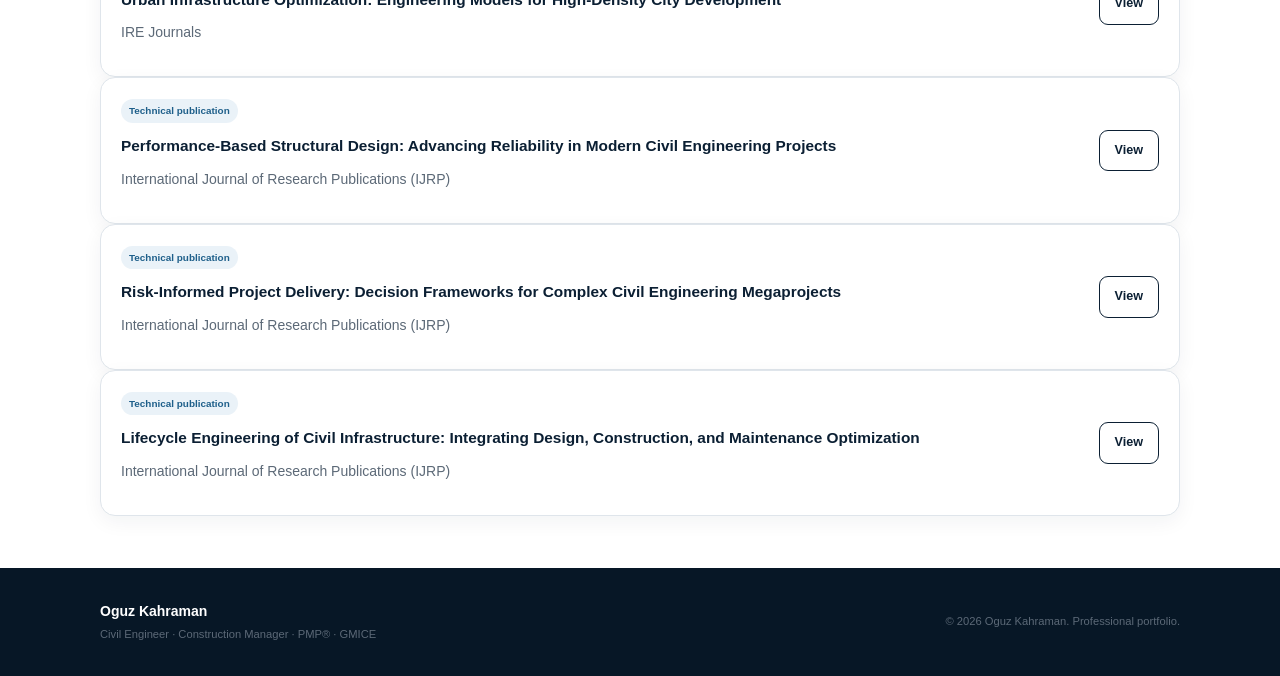
<file: publications.html>
<!DOCTYPE html>
<html lang="en">
<head>
<meta charset="UTF-8">
<meta name="viewport" content="width=device-width, initial-scale=1.0">
<meta name="description" content="Oguz Kahraman professional engineering portfolio">
<title>Publications & Media | Oguz Kahraman</title>
<link rel="stylesheet" href="css/style.css">
<link rel="icon" type="image/png" href="favicon.png">
</head>

<body>

<a class="skip-link" href="#main">Skip to content</a>

<header class="site-header">
  <div class="container nav-wrap">

    <a class="brand" href="index.html">
      <span class="brand-mark">OK</span>
      <span>
        Oguz Kahraman
        <small>Professional Engineering Portfolio</small>
      </span>
    </a>

    <button class="nav-toggle" aria-label="Open navigation">☰</button>

    <nav class="nav-links" aria-label="Main navigation">
      <a href="index.html">Home</a>
      <a href="about.html">About</a>
      <a href="projects.html">Projects</a>
      <a href="fellowship.html">IET Fellowship</a>
      <a href="publications.html" class="active">Publications</a>
      <a href="credentials.html">Credentials</a>
      <a href="contact.html">Contact</a>
    </nav>

  </div>
</header>

<main id="main">

  <section class="page-hero">
    <div class="container">
      <div class="kicker">Knowledge contribution</div>
      <h1>Publications & Media</h1>
      <p>
        Selected technical publications and public coverage related to
        engineering delivery and operational risk.
      </p>
    </div>
  </section>

  <section class="section">
    <div class="container card-grid publications-list">

      <article class="card publication-card">
        <div class="publication-card-content">
          <span class="card-tag">Technical publication</span>

          <h3>
            Smart Materials in Civil Engineering: Enhancing Structural
            Performance Through Advanced Material Systems
          </h3>

          <p>
            Published in the Journal of Hunan University Natural Sciences.
          </p>
        </div>

        <a
          class="btn btn-outline"
          href="https://hunandaxuexuebao.com/details.php?id=DOI:10.5281/zenodo.20592981"
          target="_blank"
          rel="noopener noreferrer">
          View
        </a>
      </article>

      <article class="card publication-card">
        <div class="publication-card-content">
          <span class="card-tag">Media recognition</span>

          <h3>Wind Turbine Blade Transportation Solution</h3>

          <p>
            National media coverage of a practical transportation method
            developed for oversized blades in mountainous terrain.
          </p>
        </div>

        <a
          class="btn btn-outline"
          href="https://www.dha.com.tr/ekonomi/ruzgar-turbinleri-kanatlarinin-daglik-arazide-tasinmasi-icin-proje-gelistirildi-2779869"
          target="_blank"
          rel="noopener noreferrer">
          View
        </a>
      </article>

      <article class="card publication-card">
        <div class="publication-card-content">
          <span class="card-tag">Media coverage</span>

          <h3>Construction-Site Operational Risk</h3>

          <p>
            Public discussion of risk analysis and decision-making in major
            construction projects.
          </p>
        </div>

        <a
          class="btn btn-outline"
          href="https://www.sozcu.com.tr/dev-santiye-projelerinde-operasyonel-risk-uyarisi-p331063"
          target="_blank"
          rel="noopener noreferrer">
          View
        </a>
      </article>

      <article class="card publication-card">
        <div class="publication-card-content">
          <span class="card-tag">Media coverage</span>

          <h3>Risk Analysis in Site Management</h3>

          <p>
            Additional media coverage addressing risk-based construction
            management.
          </p>
        </div>

        <a
          class="btn btn-outline"
          href="https://www.haberler.com/guncel/santiye-yonetiminde-yeni-donem-risk-analizi-artik-19912099-haberi/"
          target="_blank"
          rel="noopener noreferrer">
          View
        </a>
      </article>

    </div>
  </section>

  <section class="section additional-publications">
    <div class="container">

      <div class="section-heading">
        <h2>Additional Technical Publications</h2>

        <p>
          Selected engineering publications covering infrastructure,
          geotechnical engineering, sustainability, structural systems,
          and project delivery.
        </p>
      </div>

      <div class="card-grid publications-list">

        <article class="card publication-card">
          <div class="publication-card-content">
            <span class="card-tag">Technical publication</span>

            <h3>
              Engineering Adaptive Structures: Designing Civil Systems for
              Climate Variability and Extreme Conditions
            </h3>

            <p>IRE Journals</p>
          </div>

          <a
            class="btn btn-outline"
            href="documents/Engineering-Adaptive-Structures.pdf"
            target="_blank"
            rel="noopener noreferrer">
            View
          </a>
        </article>

        <article class="card publication-card">
          <div class="publication-card-content">
            <span class="card-tag">Technical publication</span>

            <h3>
              Sustainable Construction Systems: Balancing Cost Efficiency
              and Environmental Impact in Civil Projects
            </h3>

            <p>IRE Journals</p>
          </div>

          <a
            class="btn btn-outline"
            href="documents/Sustainable-Construction-Systems.pdf"
            target="_blank"
            rel="noopener noreferrer">
            View
          </a>
        </article>

        <article class="card publication-card">
          <div class="publication-card-content">
            <span class="card-tag">Technical publication</span>

            <h3>
              Geotechnical Risk Management: Engineering Approaches for
              Uncertainty in Large-Scale Construction
            </h3>

            <p>IRE Journals</p>
          </div>

          <a
            class="btn btn-outline"
            href="documents/Geotechnical-Risk-Management.pdf"
            target="_blank"
            rel="noopener noreferrer">
            View
          </a>
        </article>

        <article class="card publication-card">
          <div class="publication-card-content">
            <span class="card-tag">Technical publication</span>

            <h3>
              Resilient Infrastructure Systems: Engineering Strategies for
              Long-Term Urban Sustainability
            </h3>

            <p>IRE Journals</p>
          </div>

          <a
            class="btn btn-outline"
            href="documents/Resilient-Infrastructure-Systems.pdf"
            target="_blank"
            rel="noopener noreferrer">
            View
          </a>
        </article>

        <article class="card publication-card">
          <div class="publication-card-content">
            <span class="card-tag">Technical publication</span>

            <h3>
              Urban Infrastructure Optimization: Engineering Models for
              High-Density City Development
            </h3>

            <p>IRE Journals</p>
          </div>

          <a
            class="btn btn-outline"
            href="documents/Urban-Infrastructure-Optimization.pdf"
            target="_blank"
            rel="noopener noreferrer">
            View
          </a>
        </article>

        <article class="card publication-card">
          <div class="publication-card-content">
            <span class="card-tag">Technical publication</span>

            <h3>
              Performance-Based Structural Design: Advancing Reliability in
              Modern Civil Engineering Projects
            </h3>

            <p>International Journal of Research Publications (IJRP)</p>
          </div>

          <a
            class="btn btn-outline"
            href="documents/Performance-Based-Structural-Design.pdf"
            target="_blank"
            rel="noopener noreferrer">
            View
          </a>
        </article>

        <article class="card publication-card">
          <div class="publication-card-content">
            <span class="card-tag">Technical publication</span>

            <h3>
              Risk-Informed Project Delivery: Decision Frameworks for Complex
              Civil Engineering Megaprojects
            </h3>

            <p>International Journal of Research Publications (IJRP)</p>
          </div>

          <a
            class="btn btn-outline"
            href="documents/Risk-Informed-Project-Delivery.pdf"
            target="_blank"
            rel="noopener noreferrer">
            View
          </a>
        </article>

        <article class="card publication-card">
          <div class="publication-card-content">
            <span class="card-tag">Technical publication</span>

            <h3>
              Lifecycle Engineering of Civil Infrastructure: Integrating
              Design, Construction, and Maintenance Optimization
            </h3>

            <p>International Journal of Research Publications (IJRP)</p>
          </div>

          <a
            class="btn btn-outline"
            href="documents/Lifecycle-Engineering-of-Civil-Infrastructure.pdf"
            target="_blank"
            rel="noopener noreferrer">
            View
          </a>
        </article>

      </div>
    </div>
  </section>

</main>

<footer>
  <div class="container footer-grid">

    <div>
      <strong>Oguz Kahraman</strong><br>
      <span class="small">
        Civil Engineer · Construction Manager · PMP® · GMICE
      </span>
    </div>

    <div class="small">
      © <span id="year"></span> Oguz Kahraman. Professional portfolio.
    </div>

  </div>
</footer>

<script src="js/script.js"></script>

</body>
</html>
</file>
<file: css/style.css>
/* =========================================================
   Oguz Kahraman — Professional Engineering Portfolio
   Complete site stylesheet
   ========================================================= */

:root{
  --navy:#0b1f33;
  --navy-2:#123a5a;
  --blue:#1e5f8a;
  --gold:#c79a3b;
  --ink:#17212b;
  --muted:#5c6977;
  --paper:#f5f7fa;
  --white:#ffffff;
  --line:#dfe5eb;
  --shadow:0 12px 34px rgba(11,31,51,.10);
  --radius:15px;
  --max:1080px;
}

*{
  box-sizing:border-box;
}

html{
  scroll-behavior:smooth;
  font-size:14px;
}

body{
  margin:0;
  font-family:Inter,Segoe UI,Arial,sans-serif;
  color:var(--ink);
  background:var(--white);
  line-height:1.58;
}

a{
  color:inherit;
  text-decoration:none;
}

img{
  display:block;
  max-width:100%;
}

.container{
  width:min(var(--max),calc(100% - 34px));
  margin:auto;
}

.skip-link{
  position:absolute;
  left:-9999px;
}

.skip-link:focus{
  left:16px;
  top:16px;
  z-index:999;
  padding:9px 13px;
  border-radius:8px;
  background:#fff;
}

/* Header */

.site-header{
  position:sticky;
  top:0;
  z-index:100;
  background:rgba(255,255,255,.95);
  backdrop-filter:blur(12px);
  border-bottom:1px solid rgba(223,229,235,.9);
}

.nav-wrap{
  display:flex;
  align-items:center;
  justify-content:space-between;
  min-height:64px;
  gap:18px;
}

.brand{
  display:flex;
  align-items:center;
  gap:10px;
  color:var(--navy);
  font-weight:800;
}

.brand-mark{
  width:38px;
  height:38px;
  display:grid;
  place-items:center;
  border-radius:50%;
  color:#fff;
  font-size:13px;
  letter-spacing:.05em;
  background:linear-gradient(145deg,var(--navy),var(--blue));
}

.brand small{
  display:block;
  color:var(--muted);
  font-size:.69rem;
  font-weight:600;
}

.nav-links{
  display:flex;
  align-items:center;
  gap:18px;
  font-size:.9rem;
  font-weight:650;
}

.nav-links a:hover,
.nav-links a.active{
  color:var(--blue);
}

.nav-toggle{
  display:none;
  padding:7px 9px;
  border:1px solid var(--line);
  border-radius:9px;
  background:#fff;
  font-size:1.15rem;
}

/* Hero */

.hero{
  padding:54px 0;
  color:#fff;
  background:
    radial-gradient(circle at 80% 15%,rgba(199,154,59,.20),transparent 22rem),
    linear-gradient(135deg,#071726 0%,#0d2f4b 55%,#154c73 100%);
}

.hero-grid{
  display:grid;
  grid-template-columns:minmax(0,1.45fr) 300px;
  gap:44px;
  align-items:center;
}

.eyebrow{
  color:#f2c96f;
  font-size:.73rem;
  font-weight:800;
  letter-spacing:.15em;
  text-transform:uppercase;
}

.hero h1{
  margin:.16em 0;
  font-size:clamp(2.65rem,5vw,4.35rem);
  line-height:1;
}

.hero h2{
  margin:0 0 18px;
  color:#d7e4ee;
  font-size:clamp(1.08rem,1.8vw,1.35rem);
  font-weight:500;
}

.hero p{
  max-width:650px;
  color:#d5e1ea;
  font-size:1rem;
}

.hero-summary{
  max-width:610px;
  font-size:1rem;
  line-height:1.62;
}

.hero-credentials{
  margin-bottom:14px;
  font-size:.98rem;
}

.hero-actions{
  display:flex;
  flex-wrap:wrap;
  gap:10px;
  margin-top:22px;
}

.hero-portrait-wrap{
  display:flex;
  justify-content:center;
}

.hero-portrait{
  width:100%;
  max-width:300px;
  aspect-ratio:4/5;
  object-fit:cover;
  object-position:center 20%;
  border-radius:18px;
  box-shadow:0 16px 38px rgba(0,0,0,.18);
  transition:transform .3s ease;
}

.hero-portrait:hover{
  transform:translateY(-3px);
}

/* Buttons */

.btn{
  display:inline-flex;
  align-items:center;
  justify-content:center;
  padding:10px 15px;
  border:1px solid transparent;
  border-radius:9px;
  font-size:.9rem;
  font-weight:750;
  transition:.2s ease;
}

.btn-primary{
  background:var(--gold);
  color:#14202a;
}

.btn-primary:hover{
  transform:translateY(-2px);
  filter:brightness(1.05);
}

.btn-light{
  color:#fff;
  border-color:rgba(255,255,255,.45);
}

.btn-light:hover{
  background:rgba(255,255,255,.1);
}

.btn-dark{
  color:#fff;
  background:var(--navy);
}

.btn-outline{
  color:var(--navy);
  border-color:var(--navy);
  background:#fff;
}

.btn-outline:hover{
  color:#fff;
  background:var(--navy);
}

/* General sections */

.section{
  padding:52px 0;
}

.section.alt{
  background:var(--paper);
}

.page-hero{
  padding:42px 0;
  background:linear-gradient(135deg,#eef4f8,#fff);
}

.page-hero h1,
.section-head h2{
  margin:0;
  color:var(--navy);
  font-size:clamp(1.85rem,3.4vw,2.6rem);
  line-height:1.12;
}

.page-hero p{
  max-width:700px;
  color:var(--muted);
  font-size:1rem;
}

.section-head{
  display:flex;
  align-items:end;
  justify-content:space-between;
  gap:26px;
  margin-bottom:22px;
}

.section-head p{
  max-width:600px;
  margin:0;
  color:var(--muted);
}

.kicker{
  color:var(--gold);
  font-size:.74rem;
  font-weight:850;
  letter-spacing:.11em;
  text-transform:uppercase;
}

/* Grids and cards */

.grid-3{
  display:grid;
  grid-template-columns:repeat(3,minmax(0,1fr));
  gap:17px;
}

.grid-2{
  display:grid;
  grid-template-columns:repeat(2,minmax(0,1fr));
  gap:18px;
}

.card{
  padding:20px;
  border:1px solid var(--line);
  border-radius:var(--radius);
  background:#fff;
  box-shadow:0 6px 20px rgba(11,31,51,.055);
}

.card h3{
  margin:0 0 9px;
  color:var(--navy);
  font-size:1.1rem;
}

.card p{
  margin:0 0 13px;
  color:var(--muted);
}

.card-tag{
  display:inline-block;
  margin-bottom:11px;
  padding:4px 8px;
  border-radius:999px;
  color:var(--blue);
  background:#eaf2f8;
  font-size:.71rem;
  font-weight:800;
}

.list-clean{
  display:grid;
  gap:7px;
  margin:0;
  padding:0;
  list-style:none;
}

.stat-grid{
  display:grid;
  grid-template-columns:repeat(4,minmax(0,1fr));
  gap:11px;
  margin-top:18px;
}

.stat{
  padding:14px;
  border-left:3px solid var(--gold);
  border-radius:9px;
  background:#fff;
  box-shadow:0 5px 16px rgba(11,31,51,.055);
}

.stat strong{
  display:block;
  color:var(--navy);
  font-size:1.28rem;
}

.stat span{
  color:var(--muted);
  font-size:.81rem;
}

.text-link{
  color:var(--blue);
  font-weight:800;
}

.text-link:hover{
  text-decoration:underline;
}

/* Evidence */

.evidence-group{
  margin-bottom:24px;
}

.evidence-list{
  display:grid;
  gap:12px;
}

.evidence-item{
  display:grid;
  grid-template-columns:1fr auto;
  gap:16px;
  align-items:center;
  padding:15px;
  border:1px solid var(--line);
  border-radius:12px;
  background:#fff;
}

.evidence-item h3{
  margin:0 0 4px;
  color:var(--navy);
  font-size:.98rem;
}

.evidence-item p{
  margin:0;
  color:var(--muted);
  font-size:.88rem;
}

.status{
  padding:5px 8px;
  border-radius:999px;
  color:#7b5a12;
  background:#fff4db;
  font-size:.73rem;
  font-weight:800;
}

.notice{
  padding:14px 16px;
  border-left:3px solid var(--gold);
  border-radius:8px;
  color:#5d4a21;
  background:#fff8e8;
}

/* Timeline */

.timeline{
  position:relative;
  margin-left:9px;
}

.timeline:before{
  content:"";
  position:absolute;
  top:5px;
  bottom:5px;
  left:9px;
  width:2px;
  background:var(--line);
}

.timeline-item{
  position:relative;
  margin-bottom:24px;
  padding-left:37px;
}

.timeline-item:before{
  content:"";
  position:absolute;
  top:7px;
  left:2px;
  width:14px;
  height:14px;
  border:3px solid #fff;
  border-radius:50%;
  background:var(--gold);
  box-shadow:0 0 0 1px var(--gold);
}

.timeline-item h3{
  margin:0;
  color:var(--navy);
}

.timeline-item .meta{
  color:var(--blue);
  font-size:.85rem;
  font-weight:750;
}

.timeline-item p{
  margin:.35rem 0 0;
  color:var(--muted);
}

/* Projects */

.project-hero{
  margin-bottom:24px;
}

.project-hero-image,
.project-hero img{
  width:100%;
  height:420px;
  object-fit:cover;
  object-position:center;
  border-radius:13px;
  box-shadow:0 8px 22px rgba(0,0,0,.14);
}

.project-gallery{
  display:grid;
  grid-template-columns:repeat(3,minmax(0,1fr));
  gap:14px;
  margin-top:18px;
}

.gallery-item{
  overflow:hidden;
  border-radius:12px;
  background:#fff;
  border:1px solid var(--line);
}

.gallery-item img{
  width:100%;
  height:190px;
  object-fit:cover;
}

.gallery-item p{
  margin:0;
  padding:10px 12px;
  color:var(--muted);
  font-size:.82rem;
}

/* Credentials */

.credential-grid{
  display:grid;
  grid-template-columns:repeat(2,minmax(0,1fr));
  gap:18px;
}

.credential-card{
  display:flex;
  flex-direction:column;
  min-height:100%;
  overflow:hidden;
  border:1px solid var(--line);
  border-radius:var(--radius);
  background:#fff;
  box-shadow:0 6px 20px rgba(11,31,51,.055);
  transition:transform .2s ease,box-shadow .2s ease,border-color .2s ease;
}

.credential-card:hover{
  transform:translateY(-3px);
  border-color:rgba(30,95,138,.32);
  box-shadow:0 12px 28px rgba(11,31,51,.10);
}

.credential-logo-wrap{
  display:flex;
  align-items:center;
  justify-content:center;
  height:112px;
  padding:18px;
  border-bottom:1px solid var(--line);
  background:linear-gradient(135deg,#f8fafc,#eef4f8);
}

.credential-logo-wrap.ice-panel{
  background:#13849a;
}

.credential-logo{
  width:auto;
  max-width:180px;
  max-height:72px;
  object-fit:contain;
}

.credential-logo.square{
  max-width:78px;
  max-height:78px;
}

.credential-body{
  display:flex;
  flex:1;
  flex-direction:column;
  padding:21px;
}

.credential-body h2{
  margin:0 0 5px;
  color:var(--navy);
  font-size:1.2rem;
  line-height:1.25;
}

.credential-issuer{
  margin:0 0 12px;
  color:var(--blue);
  font-size:.87rem;
  font-weight:750;
}

.credential-description{
  margin:0 0 18px;
  color:var(--muted);
}

.credential-button{
  align-self:flex-start;
  margin-top:auto;
}

.credential-note-section{
  padding-top:28px;
  padding-bottom:28px;
}

/* About */

.about-profile{
  padding:48px 0 30px;
  background:linear-gradient(135deg,#ffffff,#f7f9fb);
}

.about-profile-copy{
  max-width:760px;
}

.about-profile-copy h1{
  margin:8px 0 18px;
  color:var(--navy);
  font-size:clamp(2.55rem,5vw,4.25rem);
  line-height:1.04;
}

.about-profile-copy > p{
  max-width:700px;
  color:var(--muted);
  font-size:1rem;
}

.about-stat-row{
  display:grid;
  grid-template-columns:repeat(4,minmax(0,1fr));
  gap:14px;
  margin-top:26px;
}

.about-stat-item{
  display:flex;
  min-height:118px;
  flex-direction:column;
  align-items:center;
  justify-content:center;
  padding:12px;
  text-align:center;
}

.about-stat-icon{
  display:grid;
  width:46px;
  height:46px;
  place-items:center;
  margin-bottom:9px;
  border:1px solid var(--line);
  border-radius:50%;
  color:var(--navy);
  background:#fff;
  font-size:1.2rem;
}

.about-stat-item strong{
  color:var(--navy);
  font-size:.9rem;
}

.about-stat-item small{
  color:var(--muted);
  font-size:.73rem;
}

.about-overview-section{
  padding-top:24px;
}

.about-overview-grid{
  display:grid;
  grid-template-columns:repeat(3,minmax(0,1fr));
  gap:16px;
}

.about-panel,
.about-career-card{
  padding:20px;
  border:1px solid var(--line);
  border-radius:var(--radius);
  background:#fff;
  box-shadow:0 6px 20px rgba(11,31,51,.055);
}

.about-panel-title{
  margin-bottom:16px;
  color:var(--navy);
  font-size:.92rem;
  font-weight:850;
  letter-spacing:.03em;
  text-transform:uppercase;
}

.about-check-list{
  display:grid;
  gap:0;
  margin:0;
  padding:0;
  list-style:none;
}

.about-check-list li{
  position:relative;
  padding:8px 0 8px 24px;
  border-bottom:1px solid var(--line);
  color:var(--ink);
  font-size:.86rem;
}

.about-check-list li:last-child{
  border-bottom:0;
}

.about-check-list li::before{
  content:"✓";
  position:absolute;
  left:0;
  top:8px;
  display:grid;
  width:15px;
  height:15px;
  place-items:center;
  border-radius:50%;
  color:#fff;
  background:var(--navy);
  font-size:.62rem;
}

.about-industry-item,
.about-country-item{
  display:grid;
  grid-template-columns:46px 1fr;
  gap:12px;
  align-items:center;
  padding:13px 0;
  border-bottom:1px solid var(--line);
}

.about-industry-item:last-child,
.about-country-item:last-of-type{
  border-bottom:0;
}

.about-round-icon{
  display:grid;
  width:42px;
  height:42px;
  place-items:center;
  border-radius:50%;
  color:var(--navy);
  background:var(--paper);
  font-size:1.15rem;
}

.about-industry-item strong,
.about-country-item strong{
  color:var(--navy);
  font-size:.9rem;
}

.about-industry-item p,
.about-country-item p{
  margin:2px 0 0;
  color:var(--muted);
  font-size:.78rem;
  line-height:1.4;
}

.about-flag{
  display:block;
  font-size:2.35rem;
  line-height:1;
}

.about-country-summary{
  display:flex;
  flex-direction:column;
  align-items:center;
  margin-top:18px;
  padding:14px;
  border-radius:10px;
  background:var(--paper);
  text-align:center;
}

.about-country-summary strong{
  color:var(--navy);
  font-size:.88rem;
}

.about-country-summary span{
  color:var(--muted);
  font-size:.78rem;
}

.about-career-card{
  padding:22px 24px 6px;
}

.about-timeline{
  margin-top:4px;
}

.about-logo-grid{
  display:grid;
  grid-template-columns:repeat(4,minmax(0,1fr));
  gap:14px;
}

.about-logo-item{
  display:flex;
  min-height:155px;
  flex-direction:column;
  align-items:center;
  justify-content:center;
  gap:8px;
  padding:18px;
  border:1px solid var(--line);
  border-radius:var(--radius);
  background:#fff;
  text-align:center;
  box-shadow:0 5px 16px rgba(11,31,51,.05);
}

.about-logo-item img{
  width:auto;
  max-width:150px;
  max-height:60px;
  object-fit:contain;
}

.about-logo-item strong{
  color:var(--navy);
  font-size:.88rem;
}

.about-logo-item span{
  color:var(--muted);
  font-size:.75rem;
}

.about-logo-item-ice{
  background:#13849a;
}

.about-logo-item-ice strong,
.about-logo-item-ice span{
  color:#fff;
}

/* Contact */

.contact-grid{
  display:grid;
  grid-template-columns:repeat(2,minmax(0,1fr));
  gap:18px;
}

.contact-card{
  display:flex;
  align-items:center;
  gap:16px;
  padding:20px;
  border:1px solid var(--line);
  border-radius:var(--radius);
  background:#fff;
  box-shadow:0 6px 20px rgba(11,31,51,.055);
}

.contact-card img{
  width:48px;
  height:48px;
  object-fit:contain;
}

.contact-card h3{
  margin:0 0 4px;
  color:var(--navy);
}

.contact-card p{
  margin:0;
  color:var(--muted);
}

/* Footer */

footer{
  padding:32px 0;
  color:#c9d5df;
  background:#071726;
}

.footer-grid{
  display:flex;
  align-items:center;
  justify-content:space-between;
  gap:24px;
}

footer strong,
footer a{
  color:#fff;
}

.small{
  color:var(--muted);
  font-size:.8rem;
}

hr{
  margin:24px 0;
  border:0;
  border-top:1px solid var(--line);
}

/* Responsive */

@media (max-width:900px){
  .hero-grid,
  .grid-3,
  .grid-2,
  .about-overview-grid{
    grid-template-columns:1fr;
  }

  .hero-grid{
    gap:28px;
    text-align:center;
  }

  .hero-summary{
    margin:auto;
  }

  .hero-actions{
    justify-content:center;
  }

  .hero-portrait{
    max-width:260px;
  }

  .stat-grid,
  .about-stat-row,
  .about-logo-grid{
    grid-template-columns:repeat(2,minmax(0,1fr));
  }

  .nav-toggle{
    display:block;
  }

  .nav-links{
    position:absolute;
    top:64px;
    left:0;
    right:0;
    display:none;
    flex-direction:column;
    align-items:flex-start;
    padding:16px;
    background:#fff;
    box-shadow:var(--shadow);
  }

  .nav-links.open{
    display:flex;
  }

  .section-head{
    display:block;
  }

  .section-head p{
    margin-top:9px;
  }

  .project-gallery{
    grid-template-columns:repeat(2,minmax(0,1fr));
  }
}

@media (max-width:760px){
  .credential-grid,
  .contact-grid{
    grid-template-columns:1fr;
  }

  .credential-logo-wrap{
    height:100px;
  }
}

@media (max-width:560px){
  html{
    font-size:13.5px;
  }

  .hero{
    padding:42px 0;
  }

  .hero h1{
    font-size:2.55rem;
  }

  .stat-grid,
  .evidence-item,
  .about-stat-row,
  .about-logo-grid,
  .project-gallery{
    grid-template-columns:1fr;
  }

  .footer-grid{
    display:block;
  }

  .project-hero-image,
  .project-hero img{
    height:280px;
  }
}

/* =========================================================
   Contact page — matches the existing About/Credentials cards
   ========================================================= */
.contact-page-hero{
  padding-bottom:34px;
}

.contact-main-section{
  padding-top:34px;
}

.contact-link-grid{
  display:grid;
  grid-template-columns:repeat(2,minmax(0,1fr));
  gap:18px;
}

.contact-link-card{
  display:grid;
  grid-template-columns:92px minmax(0,1fr);
  align-items:center;
  gap:18px;
  min-height:174px;
  padding:22px;
  border:1px solid var(--line);
  border-radius:var(--radius);
  background:#fff;
  box-shadow:0 6px 20px rgba(11,31,51,.055);
  transition:transform .2s ease,box-shadow .2s ease,border-color .2s ease;
}

.contact-link-card:hover{
  transform:translateY(-3px);
  border-color:rgba(30,95,138,.32);
  box-shadow:0 12px 28px rgba(11,31,51,.10);
}

.contact-logo-stage{
  display:grid;
  width:88px;
  height:88px;
  place-items:center;
  border:1px solid var(--line);
  border-radius:14px;
  background:linear-gradient(135deg,#f8fafc,#eef4f8);
}

.contact-logo-stage img{
  width:58px;
  height:58px;
  object-fit:contain;
}

.contact-symbol{
  display:grid;
  width:58px;
  height:58px;
  place-items:center;
  border-radius:50%;
  color:#fff;
  background:var(--navy);
  font-size:1.5rem;
  font-weight:800;
}

.contact-link-copy h2{
  margin:0 0 4px;
  color:var(--navy);
  font-size:1.15rem;
}

.contact-link-copy p{
  margin:0 0 12px;
  color:var(--muted);
  font-size:.88rem;
}

.contact-detail{
  display:block;
  margin-bottom:12px;
  color:var(--ink);
  font-size:.84rem;
  overflow-wrap:anywhere;
}

.contact-action{
  color:var(--blue);
  font-size:.84rem;
  font-weight:800;
}

.contact-action:hover{
  text-decoration:underline;
}

.contact-info-grid{
  display:grid;
  grid-template-columns:1.35fr .85fr;
  gap:18px;
  margin-top:18px;
}

.contact-panel{
  padding:22px;
  border:1px solid var(--line);
  border-radius:var(--radius);
  background:#fff;
  box-shadow:0 6px 20px rgba(11,31,51,.055);
}

.contact-panel-title{
  margin:0 0 16px;
  color:var(--navy);
  font-size:.92rem;
  font-weight:850;
  letter-spacing:.03em;
  text-transform:uppercase;
}

.contact-interest-list{
  display:flex;
  flex-wrap:wrap;
  gap:9px;
}

.contact-interest-list span{
  padding:7px 10px;
  border:1px solid var(--line);
  border-radius:999px;
  color:var(--navy);
  background:var(--paper);
  font-size:.78rem;
  font-weight:700;
}

.contact-availability{
  display:grid;
  gap:10px;
  margin:0;
  padding:0;
  list-style:none;
}

.contact-availability li{
  position:relative;
  padding-left:22px;
  color:var(--ink);
  font-size:.84rem;
}

.contact-availability li::before{
  content:"✓";
  position:absolute;
  left:0;
  top:0;
  color:var(--blue);
  font-weight:900;
}

.contact-response-note{
  margin-top:18px;
  padding:15px 17px;
  border-left:3px solid var(--gold);
  border-radius:9px;
  color:var(--muted);
  background:#fff8e8;
  font-size:.84rem;
}

.contact-response-note strong{
  color:var(--navy);
}

@media (max-width:760px){
  .contact-link-grid,
  .contact-info-grid{
    grid-template-columns:1fr;
  }
}

@media (max-width:520px){
  .contact-link-card{
    grid-template-columns:1fr;
    text-align:center;
  }

  .contact-logo-stage{
    margin:auto;
  }
}
.publications-list {
    grid-template-columns: 1fr;
}
.publication-card {
    display: flex;
    align-items: center;
    justify-content: space-between;
    gap: 24px;
}

.publication-card-content {
    flex: 1;
}

.publication-card .btn {
    flex-shrink: 0;
}
.publications-list {
  grid-template-columns: 1fr;
}

.publication-card {
  display: flex;
  align-items: center;
  justify-content: space-between;
  gap: 32px;
}

.publication-card-content {
  flex: 1;
  min-width: 0;
}

.publication-card .btn {
  flex-shrink: 0;
  margin: 0;
}

@media (max-width: 700px) {
  .publication-card {
    align-items: flex-start;
    flex-direction: column;
    gap: 18px;
  }
}
.publications-list .btn {
    display: table;
    margin: 12px 0 0 auto;
}
.publications-list {
  grid-template-columns: 1fr;
}

.publication-card {
  display: flex;
  align-items: center;
  justify-content: space-between;
  gap: 24px;
}

.publication-card-content {
  flex: 1;
  min-width: 0;
}

.publication-card .btn {
  flex-shrink: 0;
  margin: 0;
}

@media (max-width: 700px) {
  .publication-card {
    align-items: flex-start;
    flex-direction: column;
    gap: 18px;
  }
}
.publications-list {
  grid-template-columns: 1fr;
}

.publication-card {
  display: flex;
  align-items: center;
  justify-content: space-between;
  gap: 24px;
}

.publication-card-content {
  flex: 1;
  min-width: 0;
}

.publication-card .btn {
  flex-shrink: 0;
  margin: 0;
}

@media (max-width: 700px) {
  .publication-card {
    flex-direction: column;
    align-items: flex-start;
  }
}
.additional-publications{
    padding-top:10px;
    margin-top: -50px;
}
.page-hero + .section {
    padding-top: 20px;
    margin-top:-30px;
}
</file>
